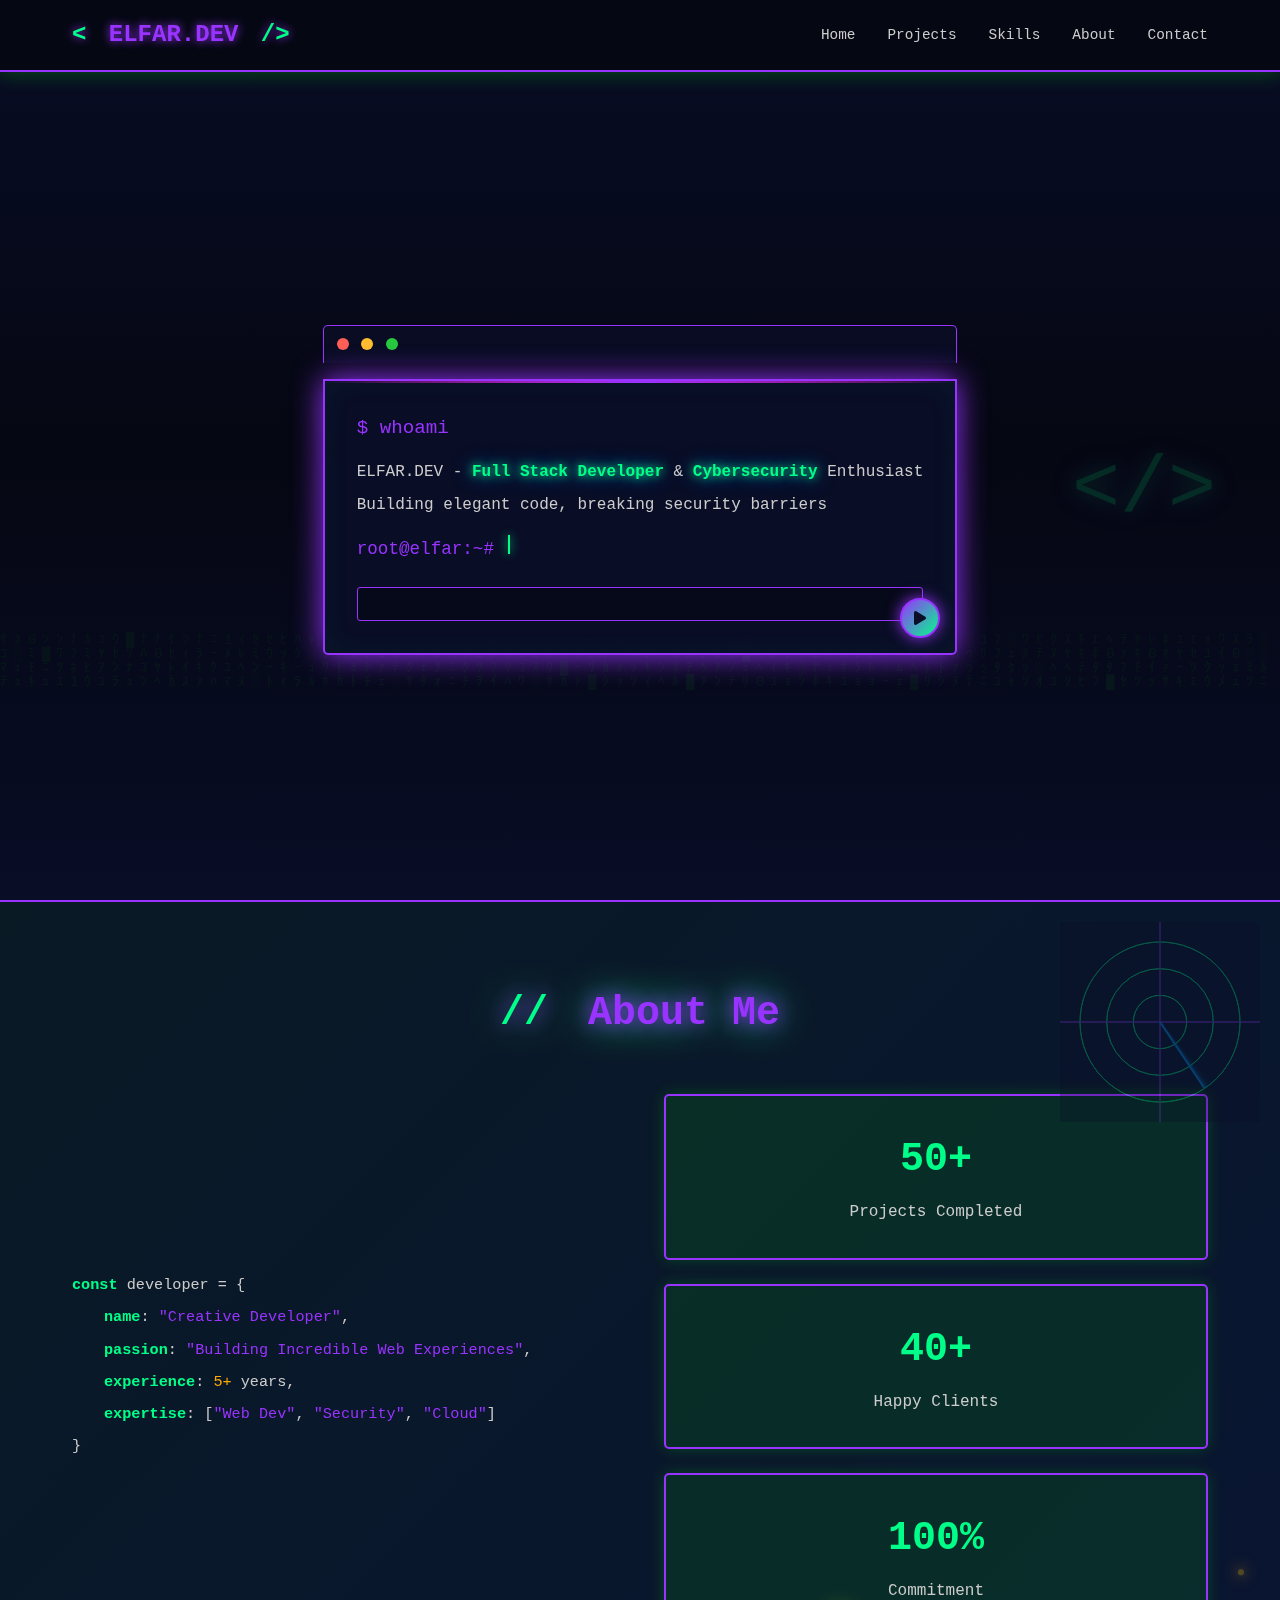
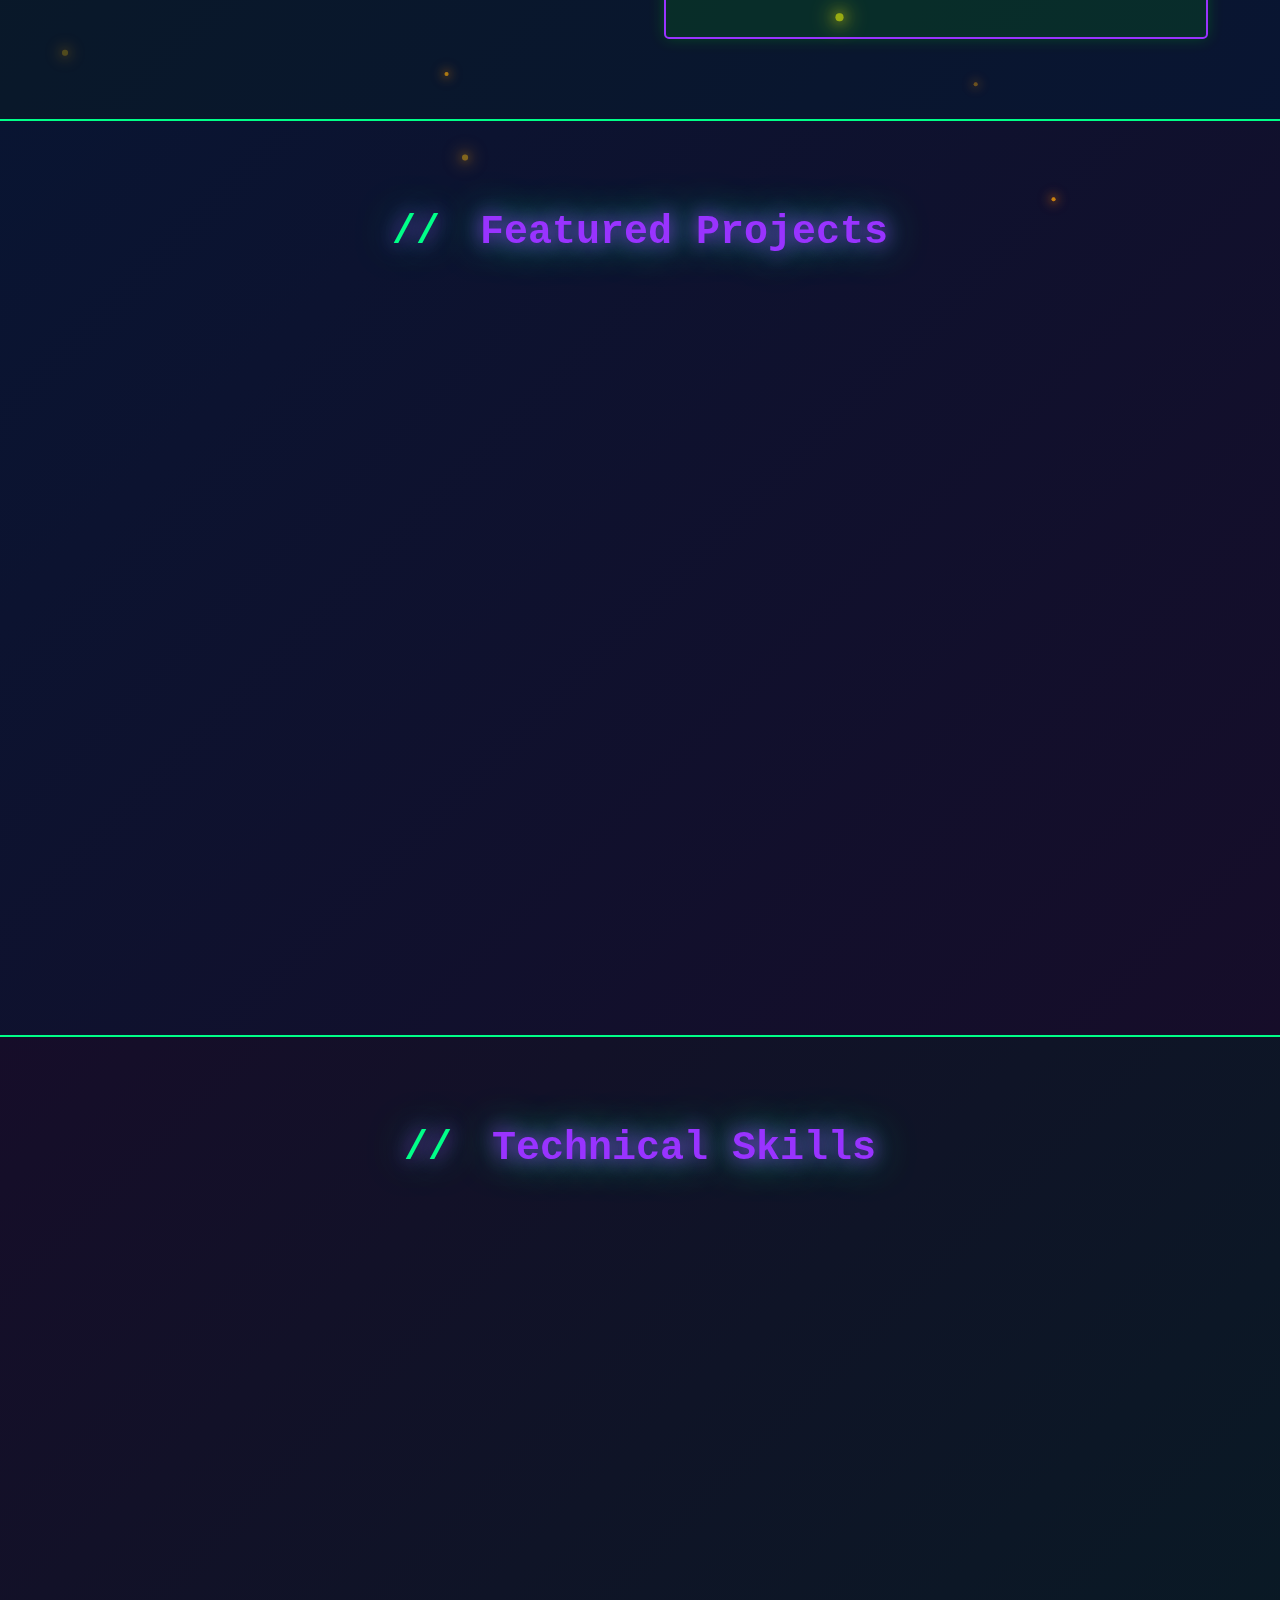
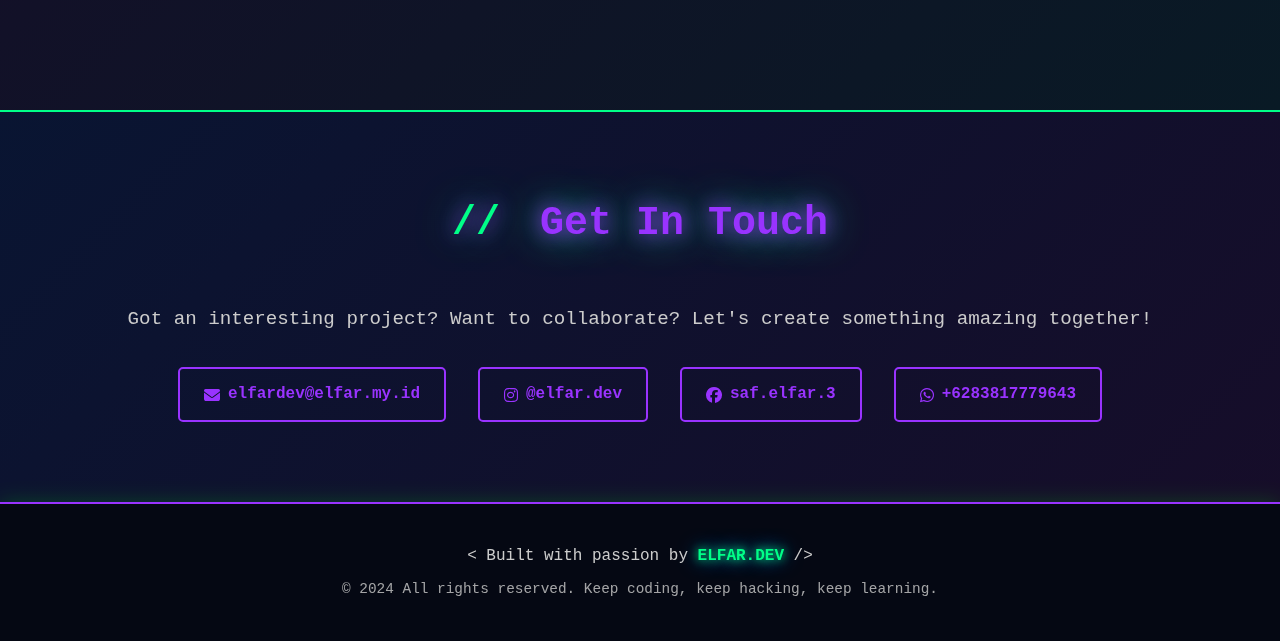
<file: index.html>
<!DOCTYPE html>
<html lang="en">
<head>
    <meta charset="UTF-8">
    <meta name="viewport" content="width=device-width, initial-scale=1.0">
    <title>ELFAR.DEV | Portfolio</title>
    <link rel="stylesheet" href="styles.css">
    <link href="https://cdnjs.cloudflare.com/ajax/libs/font-awesome/6.4.0/css/all.min.css" rel="stylesheet">
</head>
<body>
    <!-- Animated Background -->
    <div class="matrix-bg">
        <canvas id="matrixCanvas"></canvas>
        <div id="fireParticles" class="fire-particles"></div>
    </div>

    <!-- Navigation -->
    <nav class="navbar">
        <div class="nav-container">
            <div class="logo">
                <span class="bracket">&lt;</span>
                <span class="logo-text">ELFAR.DEV</span>
                <span class="bracket">/&gt;</span>
            </div>
            <div class="nav-menu">
                <a href="#home" class="nav-link">Home</a>
                <a href="pages/projects.html" class="nav-link">Projects</a>
                <a href="pages/skills.html" class="nav-link">Skills</a>
                <a href="pages/about.html" class="nav-link">About</a>
                <a href="pages/contact.html" class="nav-link">Contact</a>
            </div>
        </div>
    </nav>

    <!-- Hero Section -->
    <section id="home" class="hero">
        <div class="hero-content">
            <div class="terminal-header">
                <span class="terminal-btn red"></span>
                <span class="terminal-btn yellow"></span>
                <span class="terminal-btn green"></span>
            </div>
            <div class="terminal-content">
                <p class="typing">$ whoami</p>
                <p class="terminal-text">ELFAR.DEV - <span class="highlight">Full Stack Developer</span> & <span class="highlight">Cybersecurity</span> Enthusiast</p>
                <p class="terminal-text">Building elegant code, breaking security barriers</p>
                <p class="typing-cursor">root@elfar:~# <span class="cursor"></span></p>
                <button class="terminal-btn-execute" id="executeBtn" title="Execute">
                    <i class="fas fa-play"></i>
                </button>
                <div class="terminal-output" id="terminalOutput"></div>
            </div>
        </div>
        <div class="floating-code">
            <code>&lt;/&gt;</code>
        </div>
    </section>

    <!-- About Section -->
    <section id="about" class="about">
        <div class="container">
            <h2 class="section-title">
                <span class="title-bracket">//</span> About Me
            </h2>
            <div class="about-content">
                <div class="about-text">
                    <p class="about-line">
                        <span class="code-keyword">const</span> developer = {
                    </p>
                    <p class="about-line indent-1">
                        <span class="code-keyword">name</span>: <span class="code-string">"Creative Developer"</span>,
                    </p>
                    <p class="about-line indent-1">
                        <span class="code-keyword">passion</span>: <span class="code-string">"Building Incredible Web Experiences"</span>,
                    </p>
                    <p class="about-line indent-1">
                        <span class="code-keyword">experience</span>: <span class="code-number">5+</span> years,
                    </p>
                    <p class="about-line indent-1">
                        <span class="code-keyword">expertise</span>: [<span class="code-string">"Web Dev"</span>, <span class="code-string">"Security"</span>, <span class="code-string">"Cloud"</span>]
                    </p>
                    <p class="about-line">}</p>
                </div>
                <div class="about-stats">
                    <div class="stat-box">
                        <h3>50+</h3>
                        <p>Projects Completed</p>
                    </div>
                    <div class="stat-box">
                        <h3>40+</h3>
                        <p>Happy Clients</p>
                    </div>
                    <div class="stat-box">
                        <h3>100%</h3>
                        <p>Commitment</p>
                    </div>
                </div>
            </div>
        </div>
    </section>

    <!-- Projects Section -->
    <section id="projects" class="projects">
        <div class="container">
            <h2 class="section-title">
                <span class="title-bracket">//</span> Featured Projects
            </h2>
            <div class="projects-grid">
                <div class="project-card">
                    <div class="project-header">
                        <h3>Cyber Security Scanner</h3>
                        <span class="project-tag">Security</span>
                    </div>
                    <p>Advanced vulnerability scanner with real-time threat detection and reporting dashboard.</p>
                    <div class="project-tech">
                        <span>Python</span>
                        <span>JavaScript</span>
                        <span>React</span>
                    </div>
                    <a href="#" class="project-link">
                        View Project <i class="fas fa-arrow-right"></i>
                    </a>
                </div>

                <div class="project-card">
                    <div class="project-header">
                        <h3>AI Chat Platform</h3>
                        <span class="project-tag">AI/ML</span>
                    </div>
                    <p>Real-time chat application with AI-powered responses and advanced encryption protocols.</p>
                    <div class="project-tech">
                        <span>Node.js</span>
                        <span>WebSocket</span>
                        <span>AI/ML</span>
                    </div>
                    <a href="#" class="project-link">
                        View Project <i class="fas fa-arrow-right"></i>
                    </a>
                </div>

                <div class="project-card">
                    <div class="project-header">
                        <h3>Blockchain Wallet</h3>
                        <span class="project-tag">Blockchain</span>
                    </div>
                    <p>Secure cryptocurrency wallet with multi-signature support and cold storage integration.</p>
                    <div class="project-tech">
                        <span>Solidity</span>
                        <span>Web3.js</span>
                        <span>Ethereum</span>
                    </div>
                    <a href="#" class="project-link">
                        View Project <i class="fas fa-arrow-right"></i>
                    </a>
                </div>

                <div class="project-card">
                    <div class="project-header">
                        <h3>Cloud Infrastructure</h3>
                        <span class="project-tag">DevOps</span>
                    </div>
                    <p>Automated deployment pipeline with Docker, Kubernetes, and comprehensive monitoring.</p>
                    <div class="project-tech">
                        <span>Docker</span>
                        <span>Kubernetes</span>
                        <span>AWS</span>
                    </div>
                    <a href="#" class="project-link">
                        View Project <i class="fas fa-arrow-right"></i>
                    </a>
                </div>

                <div class="project-card">
                    <div class="project-header">
                        <h3>Database Optimizer</h3>
                        <span class="project-tag">Backend</span>
                    </div>
                    <p>Performance optimization tool for large-scale databases with query analysis and caching.</p>
                    <div class="project-tech">
                        <span>PostgreSQL</span>
                        <span>Redis</span>
                        <span>Go</span>
                    </div>
                    <a href="#" class="project-link">
                        View Project <i class="fas fa-arrow-right"></i>
                    </a>
                </div>

                <div class="project-card">
                    <div class="project-header">
                        <h3>API Gateway</h3>
                        <span class="project-tag">Backend</span>
                    </div>
                    <p>High-performance API gateway with rate limiting, authentication, and load balancing.</p>
                    <div class="project-tech">
                        <span>Node.js</span>
                        <span>Nginx</span>
                        <span>GraphQL</span>
                    </div>
                    <a href="#" class="project-link">
                        View Project <i class="fas fa-arrow-right"></i>
                    </a>
                </div>
            </div>
        </div>
    </section>

    <!-- Skills Section -->
    <section id="skills" class="skills">
        <div class="container">
            <h2 class="section-title">
                <span class="title-bracket">//</span> Technical Skills
            </h2>
            <div class="skills-grid">
                <div class="skill-category">
                    <h3><i class="fas fa-code"></i> Frontend</h3>
                    <div class="skill-items">
                        <div class="skill-item">React</div>
                        <div class="skill-item">Vue.js</div>
                        <div class="skill-item">TypeScript</div>
                        <div class="skill-item">Tailwind CSS</div>
                        <div class="skill-item">WebGL</div>
                    </div>
                </div>

                <div class="skill-category">
                    <h3><i class="fas fa-server"></i> Backend</h3>
                    <div class="skill-items">
                        <div class="skill-item">Node.js</div>
                        <div class="skill-item">Python</div>
                        <div class="skill-item">Go</div>
                        <div class="skill-item">PostgreSQL</div>
                        <div class="skill-item">MongoDB</div>
                    </div>
                </div>

                <div class="skill-category">
                    <h3><i class="fas fa-shield-alt"></i> Security</h3>
                    <div class="skill-items">
                        <div class="skill-item">Cryptography</div>
                        <div class="skill-item">Penetration Testing</div>
                        <div class="skill-item">OAuth/JWT</div>
                        <div class="skill-item">OWASP</div>
                        <div class="skill-item">Web Security</div>
                    </div>
                </div>

                <div class="skill-category">
                    <h3><i class="fas fa-tools"></i> DevOps</h3>
                    <div class="skill-items">
                        <div class="skill-item">Docker</div>
                        <div class="skill-item">Kubernetes</div>
                        <div class="skill-item">AWS/GCP</div>
                        <div class="skill-item">CI/CD</div>
                        <div class="skill-item">Jenkins</div>
                    </div>
                </div>
            </div>
        </div>
    </section>

    <!-- Contact Section -->
    <section id="contact" class="contact">
        <div class="container">
            <h2 class="section-title">
                <span class="title-bracket">//</span> Get In Touch
            </h2>
            <div class="contact-content">
                <div class="contact-info">
                    <p class="contact-text">
                        Got an interesting project? Want to collaborate? Let's create something amazing together!
                    </p>
                    <div class="contact-links">
                        <a href="mailto:elfardev@elfar.my.id" class="contact-link">
                            <i class="fas fa-envelope"></i> elfardev@elfar.my.id
                        </a>
                        <a href="https://instagram.com/elfar.dev" class="contact-link" target="_blank" rel="noopener">
                            <i class="fab fa-instagram"></i> @elfar.dev
                        </a>
                        <a href="https://facebook.com/saf.elfar.3" class="contact-link" target="_blank" rel="noopener">
                            <i class="fab fa-facebook"></i> saf.elfar.3
                        </a>
                        <a href="https://wa.me/6283817779643" class="contact-link" target="_blank" rel="noopener">
                            <i class="fab fa-whatsapp"></i> +6283817779643
                        </a>
                    </div>
                </div>
            </div>
        </div>
    </section>

    <!-- Footer -->
    <footer class="footer">
        <p>&lt; Built with passion by <span class="highlight">ELFAR.DEV</span> /&gt;</p>
        <p class="footer-text">© 2024 All rights reserved. Keep coding, keep hacking, keep learning.</p>
    </footer>

    <script src="script.js"></script>
</body>
</html>
</file>
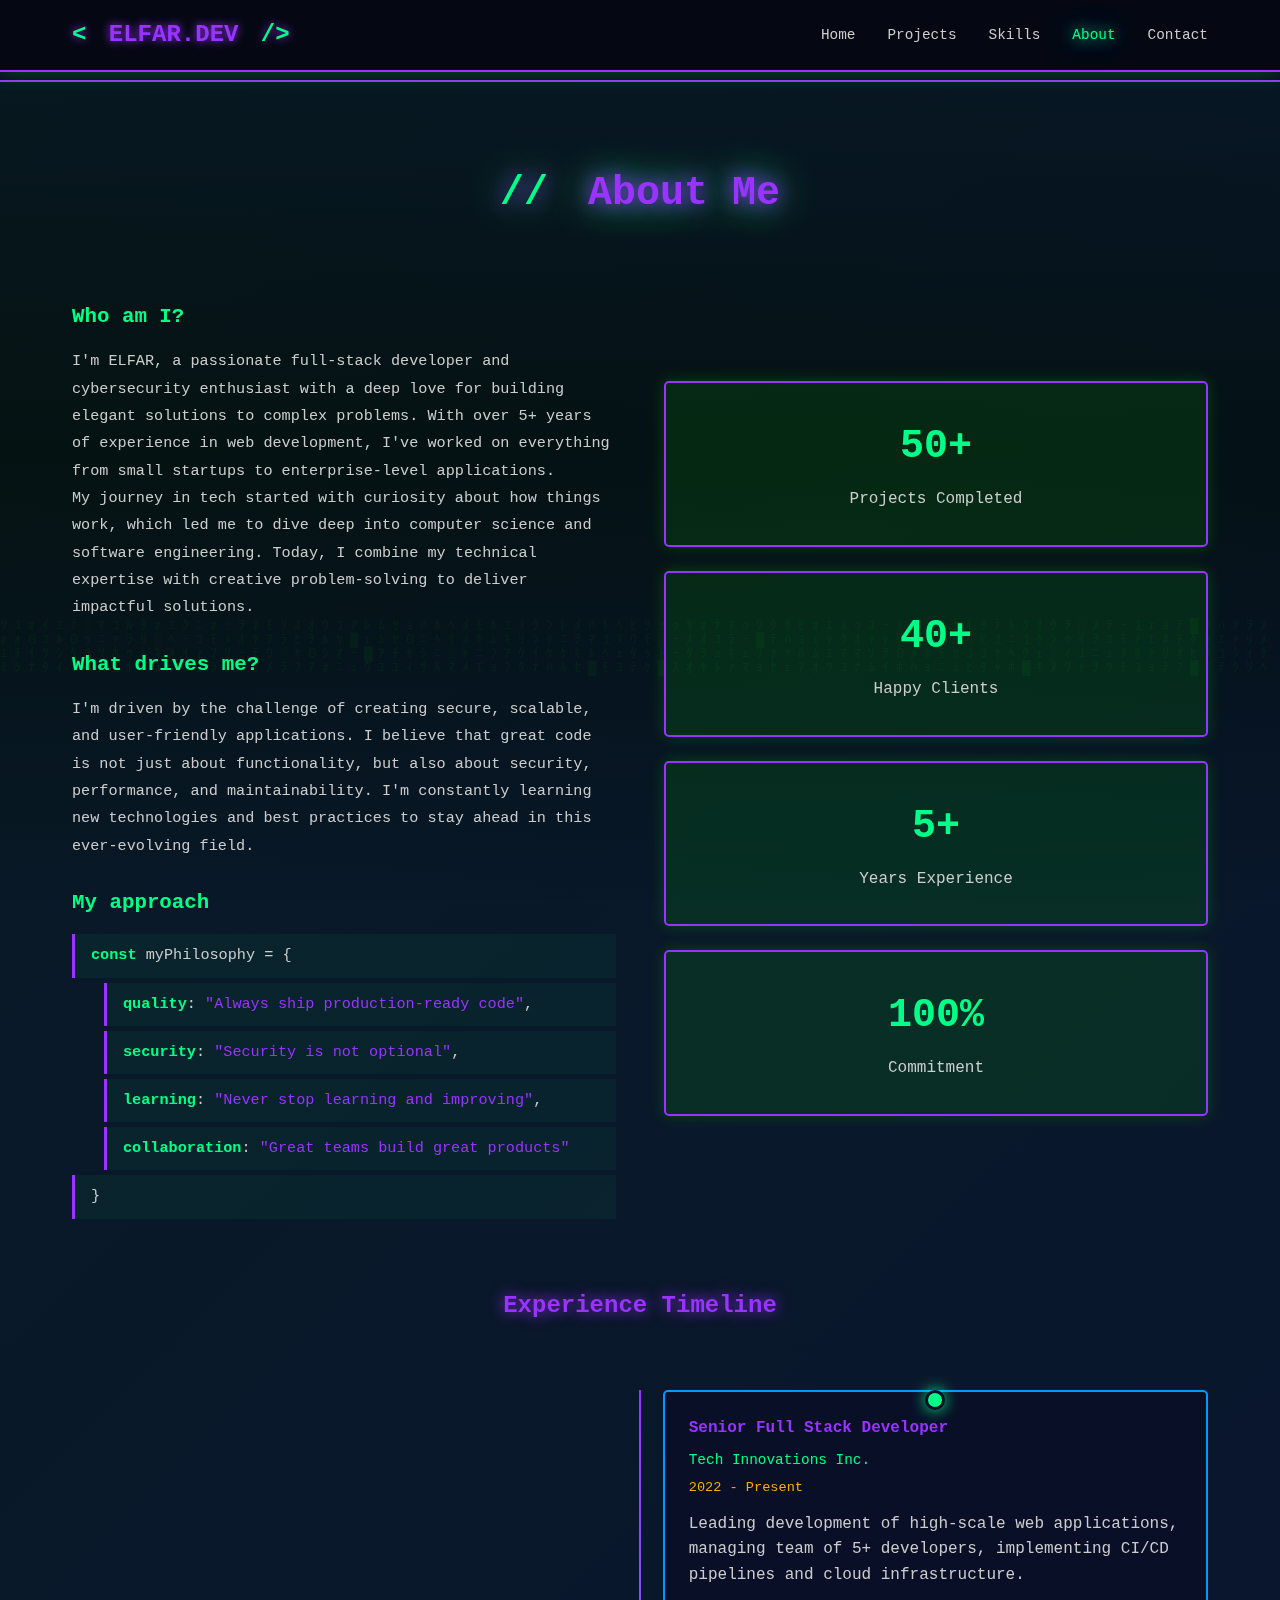
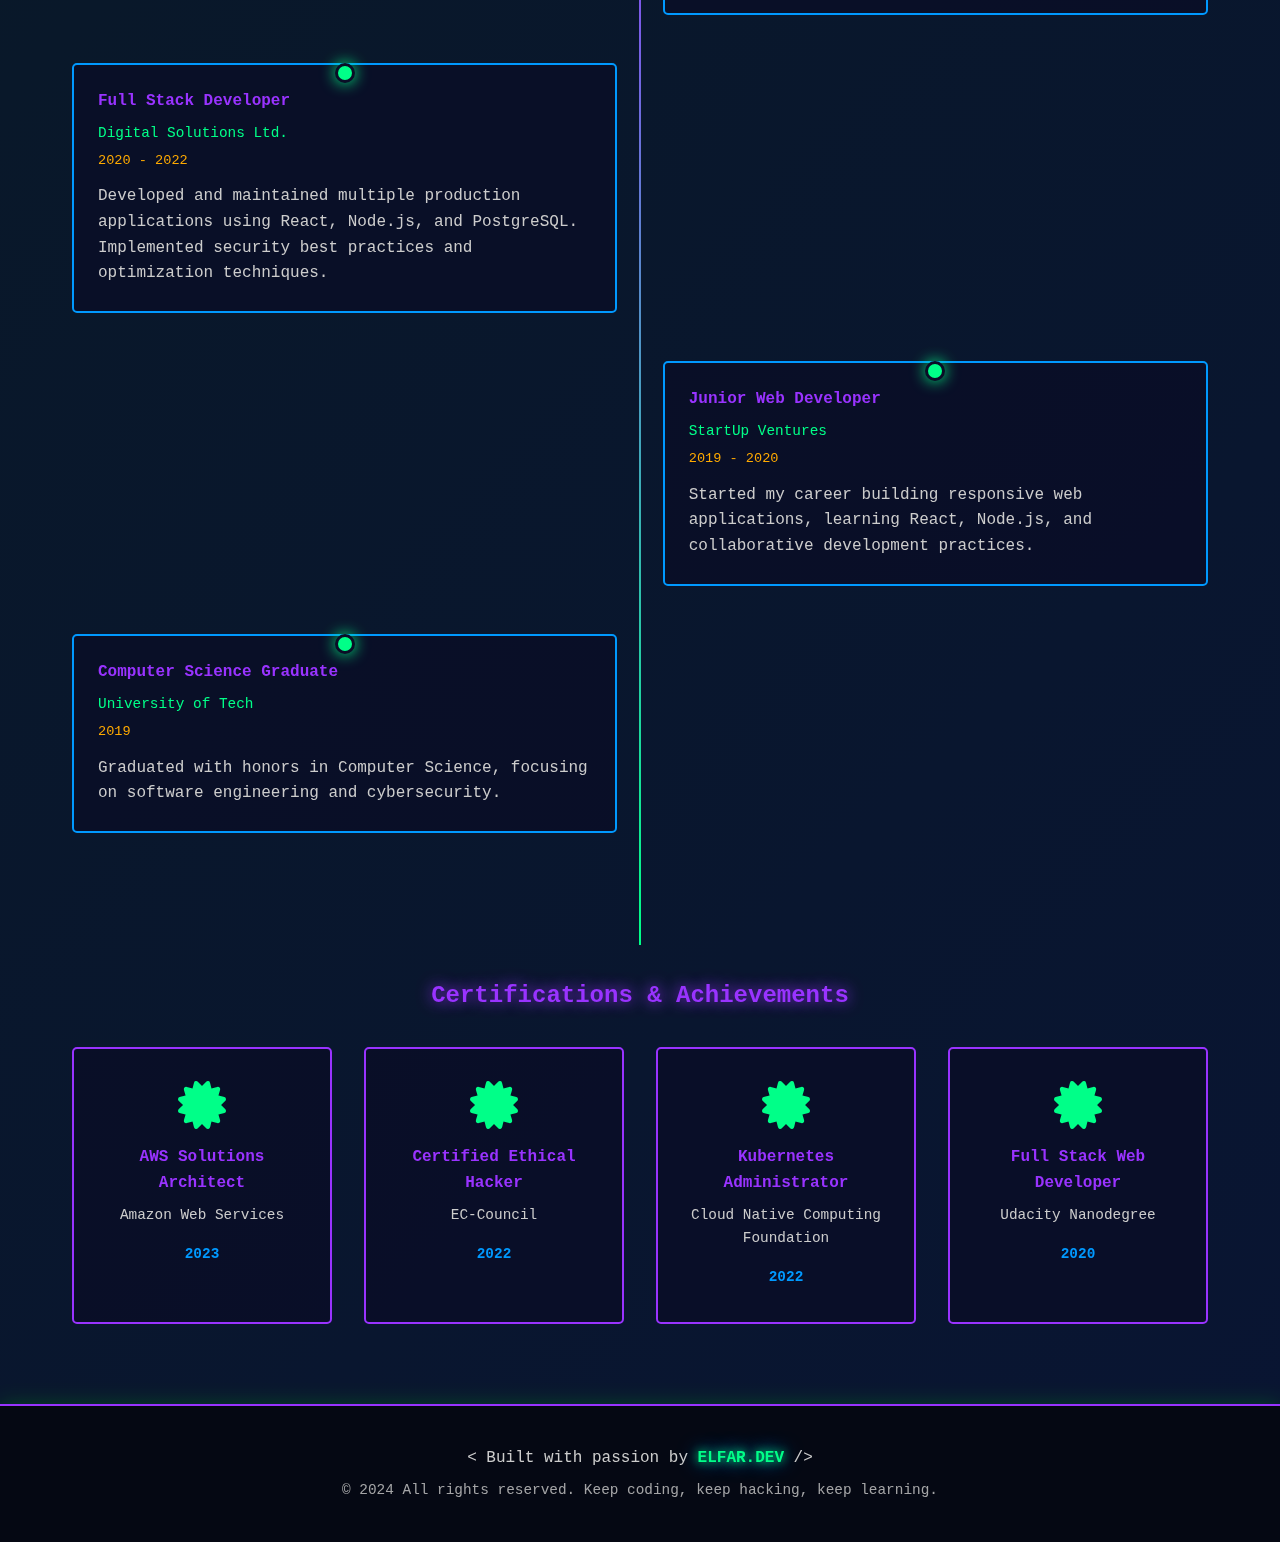
<file: pages/about.html>
<!DOCTYPE html>
<html lang="en">
<head>
    <meta charset="UTF-8">
    <meta name="viewport" content="width=device-width, initial-scale=1.0">
    <title>About | ELFAR.DEV</title>
    <link rel="stylesheet" href="../styles.css">
    <link href="https://cdnjs.cloudflare.com/ajax/libs/font-awesome/6.4.0/css/all.min.css" rel="stylesheet">
</head>
<body>
    <!-- Animated Background -->
    <div class="matrix-bg">
        <canvas id="matrixCanvas"></canvas>
    </div>

    <!-- Navigation -->
    <nav class="navbar">
        <div class="nav-container">
            <div class="logo">
                <span class="bracket">&lt;</span>
                <span class="logo-text">ELFAR.DEV</span>
                <span class="bracket">/&gt;</span>
            </div>
            <div class="nav-menu">
                <a href="../index.html" class="nav-link">Home</a>
                <a href="projects.html" class="nav-link">Projects</a>
                <a href="skills.html" class="nav-link">Skills</a>
                <a href="about.html" class="nav-link active">About</a>
                <a href="contact.html" class="nav-link">Contact</a>
            </div>
        </div>
    </nav>

    <!-- About Section -->
    <section id="about" class="about" style="margin-top: 80px;">
        <div class="container">
            <h2 class="section-title">
                <span class="title-bracket">//</span> About Me
            </h2>

            <!-- About Content -->
            <div class="about-content">
                <div class="about-text">
                    <h3 class="about-subtitle">Who am I?</h3>
                    <p>
                        I'm ELFAR, a passionate full-stack developer and cybersecurity enthusiast with a deep love for building 
                        elegant solutions to complex problems. With over 5+ years of experience in web development, I've worked 
                        on everything from small startups to enterprise-level applications.
                    </p>
                    <p>
                        My journey in tech started with curiosity about how things work, which led me to dive deep into 
                        computer science and software engineering. Today, I combine my technical expertise with creative problem-solving 
                        to deliver impactful solutions.
                    </p>

                    <h3 class="about-subtitle">What drives me?</h3>
                    <p>
                        I'm driven by the challenge of creating secure, scalable, and user-friendly applications. 
                        I believe that great code is not just about functionality, but also about security, performance, 
                        and maintainability. I'm constantly learning new technologies and best practices to stay ahead in this 
                        ever-evolving field.
                    </p>

                    <h3 class="about-subtitle">My approach</h3>
                    <p class="code-block">
                        <span class="code-keyword">const</span> myPhilosophy = {
                    </p>
                    <p class="code-block indent-1">
                        <span class="code-keyword">quality</span>: <span class="code-string">"Always ship production-ready code"</span>,
                    </p>
                    <p class="code-block indent-1">
                        <span class="code-keyword">security</span>: <span class="code-string">"Security is not optional"</span>,
                    </p>
                    <p class="code-block indent-1">
                        <span class="code-keyword">learning</span>: <span class="code-string">"Never stop learning and improving"</span>,
                    </p>
                    <p class="code-block indent-1">
                        <span class="code-keyword">collaboration</span>: <span class="code-string">"Great teams build great products"</span>
                    </p>
                    <p class="code-block">}</p>
                </div>

                <!-- Stats -->
                <div class="about-stats">
                    <div class="stat-box">
                        <h3>50+</h3>
                        <p>Projects Completed</p>
                        <span class="stat-bar"></span>
                    </div>
                    <div class="stat-box">
                        <h3>40+</h3>
                        <p>Happy Clients</p>
                        <span class="stat-bar"></span>
                    </div>
                    <div class="stat-box">
                        <h3>5+</h3>
                        <p>Years Experience</p>
                        <span class="stat-bar"></span>
                    </div>
                    <div class="stat-box">
                        <h3>100%</h3>
                        <p>Commitment</p>
                        <span class="stat-bar"></span>
                    </div>
                </div>
            </div>

            <!-- Experience Timeline -->
            <div class="experience-section">
                <h3 class="section-subtitle">Experience Timeline</h3>
                <div class="timeline">
                    <div class="timeline-item">
                        <div class="timeline-marker"></div>
                        <div class="timeline-content">
                            <h4>Senior Full Stack Developer</h4>
                            <p class="timeline-company">Tech Innovations Inc.</p>
                            <p class="timeline-period">2022 - Present</p>
                            <p>Leading development of high-scale web applications, managing team of 5+ developers, implementing CI/CD pipelines and cloud infrastructure.</p>
                        </div>
                    </div>

                    <div class="timeline-item">
                        <div class="timeline-marker"></div>
                        <div class="timeline-content">
                            <h4>Full Stack Developer</h4>
                            <p class="timeline-company">Digital Solutions Ltd.</p>
                            <p class="timeline-period">2020 - 2022</p>
                            <p>Developed and maintained multiple production applications using React, Node.js, and PostgreSQL. Implemented security best practices and optimization techniques.</p>
                        </div>
                    </div>

                    <div class="timeline-item">
                        <div class="timeline-marker"></div>
                        <div class="timeline-content">
                            <h4>Junior Web Developer</h4>
                            <p class="timeline-company">StartUp Ventures</p>
                            <p class="timeline-period">2019 - 2020</p>
                            <p>Started my career building responsive web applications, learning React, Node.js, and collaborative development practices.</p>
                        </div>
                    </div>

                    <div class="timeline-item">
                        <div class="timeline-marker"></div>
                        <div class="timeline-content">
                            <h4>Computer Science Graduate</h4>
                            <p class="timeline-company">University of Tech</p>
                            <p class="timeline-period">2019</p>
                            <p>Graduated with honors in Computer Science, focusing on software engineering and cybersecurity.</p>
                        </div>
                    </div>
                </div>
            </div>

            <!-- Certifications -->
            <div class="certifications-section">
                <h3 class="section-subtitle">Certifications & Achievements</h3>
                <div class="certifications-grid">
                    <div class="cert-card">
                        <i class="fas fa-certificate"></i>
                        <h4>AWS Solutions Architect</h4>
                        <p>Amazon Web Services</p>
                        <span class="cert-year">2023</span>
                    </div>
                    <div class="cert-card">
                        <i class="fas fa-certificate"></i>
                        <h4>Certified Ethical Hacker</h4>
                        <p>EC-Council</p>
                        <span class="cert-year">2022</span>
                    </div>
                    <div class="cert-card">
                        <i class="fas fa-certificate"></i>
                        <h4>Kubernetes Administrator</h4>
                        <p>Cloud Native Computing Foundation</p>
                        <span class="cert-year">2022</span>
                    </div>
                    <div class="cert-card">
                        <i class="fas fa-certificate"></i>
                        <h4>Full Stack Web Developer</h4>
                        <p>Udacity Nanodegree</p>
                        <span class="cert-year">2020</span>
                    </div>
                </div>
            </div>
        </div>
    </section>

    <!-- Footer -->
    <footer class="footer">
        <p>&lt; Built with passion by <span class="highlight">ELFAR.DEV</span> /&gt;</p>
        <p class="footer-text">© 2024 All rights reserved. Keep coding, keep hacking, keep learning.</p>
    </footer>

    <script src="../script.js"></script>
</body>
</html>
</file>
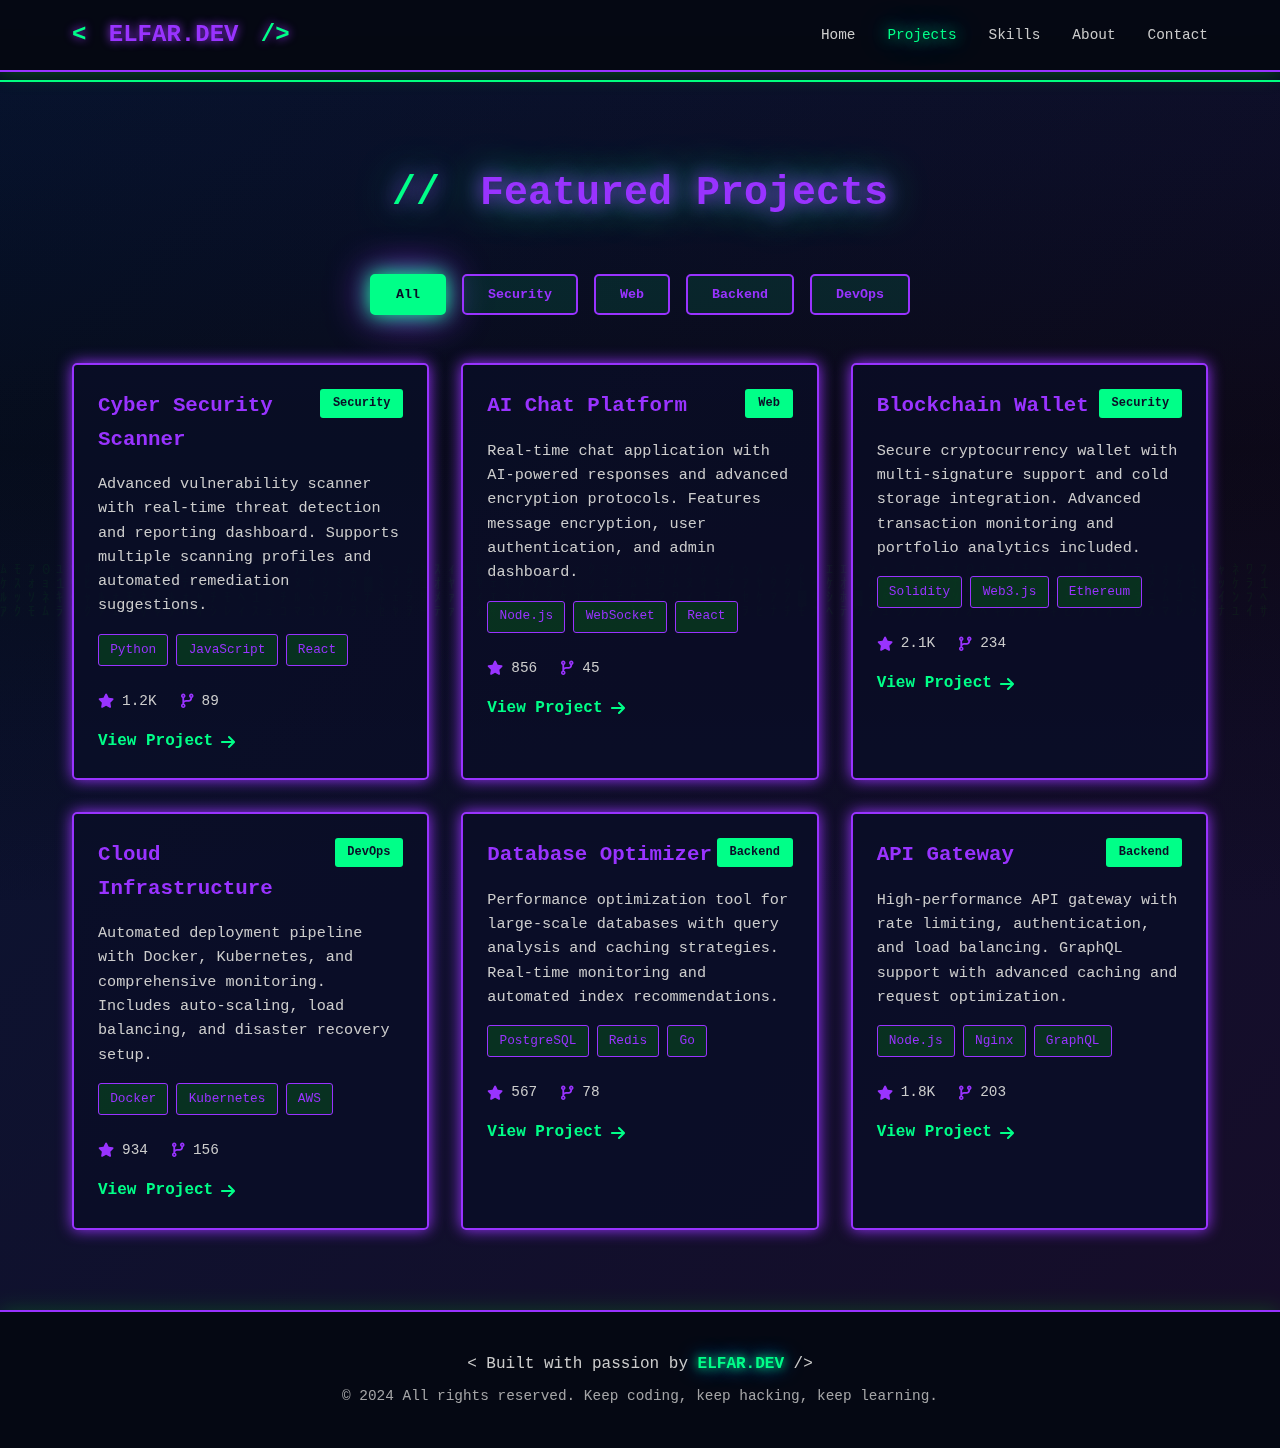
<file: pages/projects.html>
<!DOCTYPE html>
<html lang="en">
<head>
    <meta charset="UTF-8">
    <meta name="viewport" content="width=device-width, initial-scale=1.0">
    <title>Projects | ELFAR.DEV</title>
    <link rel="stylesheet" href="../styles.css">
    <link href="https://cdnjs.cloudflare.com/ajax/libs/font-awesome/6.4.0/css/all.min.css" rel="stylesheet">
</head>
<body>
    <!-- Animated Background -->
    <div class="matrix-bg">
        <canvas id="matrixCanvas"></canvas>
    </div>

    <!-- Navigation -->
    <nav class="navbar">
        <div class="nav-container">
            <div class="logo">
                <span class="bracket">&lt;</span>
                <span class="logo-text">ELFAR.DEV</span>
                <span class="bracket">/&gt;</span>
            </div>
            <div class="nav-menu">
                <a href="../index.html" class="nav-link">Home</a>
                <a href="projects.html" class="nav-link active">Projects</a>
                <a href="skills.html" class="nav-link">Skills</a>
                <a href="about.html" class="nav-link">About</a>
                <a href="contact.html" class="nav-link">Contact</a>
            </div>
        </div>
    </nav>

    <!-- Projects Section -->
    <section id="projects" class="projects" style="margin-top: 80px;">
        <div class="container">
            <h2 class="section-title">
                <span class="title-bracket">//</span> Featured Projects
            </h2>
            
            <div class="projects-filter">
                <button class="filter-btn active" data-filter="all">All</button>
                <button class="filter-btn" data-filter="security">Security</button>
                <button class="filter-btn" data-filter="web">Web</button>
                <button class="filter-btn" data-filter="backend">Backend</button>
                <button class="filter-btn" data-filter="devops">DevOps</button>
            </div>

            <div class="projects-grid">
                <div class="project-card" data-category="security">
                    <div class="project-header">
                        <h3>Cyber Security Scanner</h3>
                        <span class="project-tag">Security</span>
                    </div>
                    <p>Advanced vulnerability scanner with real-time threat detection and reporting dashboard. Supports multiple scanning profiles and automated remediation suggestions.</p>
                    <div class="project-tech">
                        <span>Python</span>
                        <span>JavaScript</span>
                        <span>React</span>
                    </div>
                    <div class="project-stats">
                        <span><i class="fas fa-star"></i> 1.2K</span>
                        <span><i class="fas fa-code-branch"></i> 89</span>
                    </div>
                    <a href="#" class="project-link">
                        View Project <i class="fas fa-arrow-right"></i>
                    </a>
                </div>

                <div class="project-card" data-category="web">
                    <div class="project-header">
                        <h3>AI Chat Platform</h3>
                        <span class="project-tag">Web</span>
                    </div>
                    <p>Real-time chat application with AI-powered responses and advanced encryption protocols. Features message encryption, user authentication, and admin dashboard.</p>
                    <div class="project-tech">
                        <span>Node.js</span>
                        <span>WebSocket</span>
                        <span>React</span>
                    </div>
                    <div class="project-stats">
                        <span><i class="fas fa-star"></i> 856</span>
                        <span><i class="fas fa-code-branch"></i> 45</span>
                    </div>
                    <a href="#" class="project-link">
                        View Project <i class="fas fa-arrow-right"></i>
                    </a>
                </div>

                <div class="project-card" data-category="security">
                    <div class="project-header">
                        <h3>Blockchain Wallet</h3>
                        <span class="project-tag">Security</span>
                    </div>
                    <p>Secure cryptocurrency wallet with multi-signature support and cold storage integration. Advanced transaction monitoring and portfolio analytics included.</p>
                    <div class="project-tech">
                        <span>Solidity</span>
                        <span>Web3.js</span>
                        <span>Ethereum</span>
                    </div>
                    <div class="project-stats">
                        <span><i class="fas fa-star"></i> 2.1K</span>
                        <span><i class="fas fa-code-branch"></i> 234</span>
                    </div>
                    <a href="#" class="project-link">
                        View Project <i class="fas fa-arrow-right"></i>
                    </a>
                </div>

                <div class="project-card" data-category="devops">
                    <div class="project-header">
                        <h3>Cloud Infrastructure</h3>
                        <span class="project-tag">DevOps</span>
                    </div>
                    <p>Automated deployment pipeline with Docker, Kubernetes, and comprehensive monitoring. Includes auto-scaling, load balancing, and disaster recovery setup.</p>
                    <div class="project-tech">
                        <span>Docker</span>
                        <span>Kubernetes</span>
                        <span>AWS</span>
                    </div>
                    <div class="project-stats">
                        <span><i class="fas fa-star"></i> 934</span>
                        <span><i class="fas fa-code-branch"></i> 156</span>
                    </div>
                    <a href="#" class="project-link">
                        View Project <i class="fas fa-arrow-right"></i>
                    </a>
                </div>

                <div class="project-card" data-category="backend">
                    <div class="project-header">
                        <h3>Database Optimizer</h3>
                        <span class="project-tag">Backend</span>
                    </div>
                    <p>Performance optimization tool for large-scale databases with query analysis and caching strategies. Real-time monitoring and automated index recommendations.</p>
                    <div class="project-tech">
                        <span>PostgreSQL</span>
                        <span>Redis</span>
                        <span>Go</span>
                    </div>
                    <div class="project-stats">
                        <span><i class="fas fa-star"></i> 567</span>
                        <span><i class="fas fa-code-branch"></i> 78</span>
                    </div>
                    <a href="#" class="project-link">
                        View Project <i class="fas fa-arrow-right"></i>
                    </a>
                </div>

                <div class="project-card" data-category="backend">
                    <div class="project-header">
                        <h3>API Gateway</h3>
                        <span class="project-tag">Backend</span>
                    </div>
                    <p>High-performance API gateway with rate limiting, authentication, and load balancing. GraphQL support with advanced caching and request optimization.</p>
                    <div class="project-tech">
                        <span>Node.js</span>
                        <span>Nginx</span>
                        <span>GraphQL</span>
                    </div>
                    <div class="project-stats">
                        <span><i class="fas fa-star"></i> 1.8K</span>
                        <span><i class="fas fa-code-branch"></i> 203</span>
                    </div>
                    <a href="#" class="project-link">
                        View Project <i class="fas fa-arrow-right"></i>
                    </a>
                </div>
            </div>
        </div>
    </section>

    <!-- Footer -->
    <footer class="footer">
        <p>&lt; Built with passion by <span class="highlight">ELFAR.DEV</span> /&gt;</p>
        <p class="footer-text">© 2024 All rights reserved. Keep coding, keep hacking, keep learning.</p>
    </footer>

    <script src="../script.js"></script>
    <script>
        // Project Filter
        document.querySelectorAll('.filter-btn').forEach(btn => {
            btn.addEventListener('click', function() {
                const filter = this.dataset.filter;
                
                document.querySelectorAll('.filter-btn').forEach(b => b.classList.remove('active'));
                this.classList.add('active');
                
                document.querySelectorAll('.project-card').forEach(card => {
                    if (filter === 'all' || card.dataset.category === filter) {
                        card.style.display = 'block';
                        setTimeout(() => {
                            card.style.opacity = '1';
                            card.style.transform = 'translateY(0)';
                        }, 10);
                    } else {
                        card.style.opacity = '0';
                        card.style.transform = 'translateY(20px)';
                        setTimeout(() => {
                            card.style.display = 'none';
                        }, 300);
                    }
                });
            });
        });
    </script>
</body>
</html>
</file>
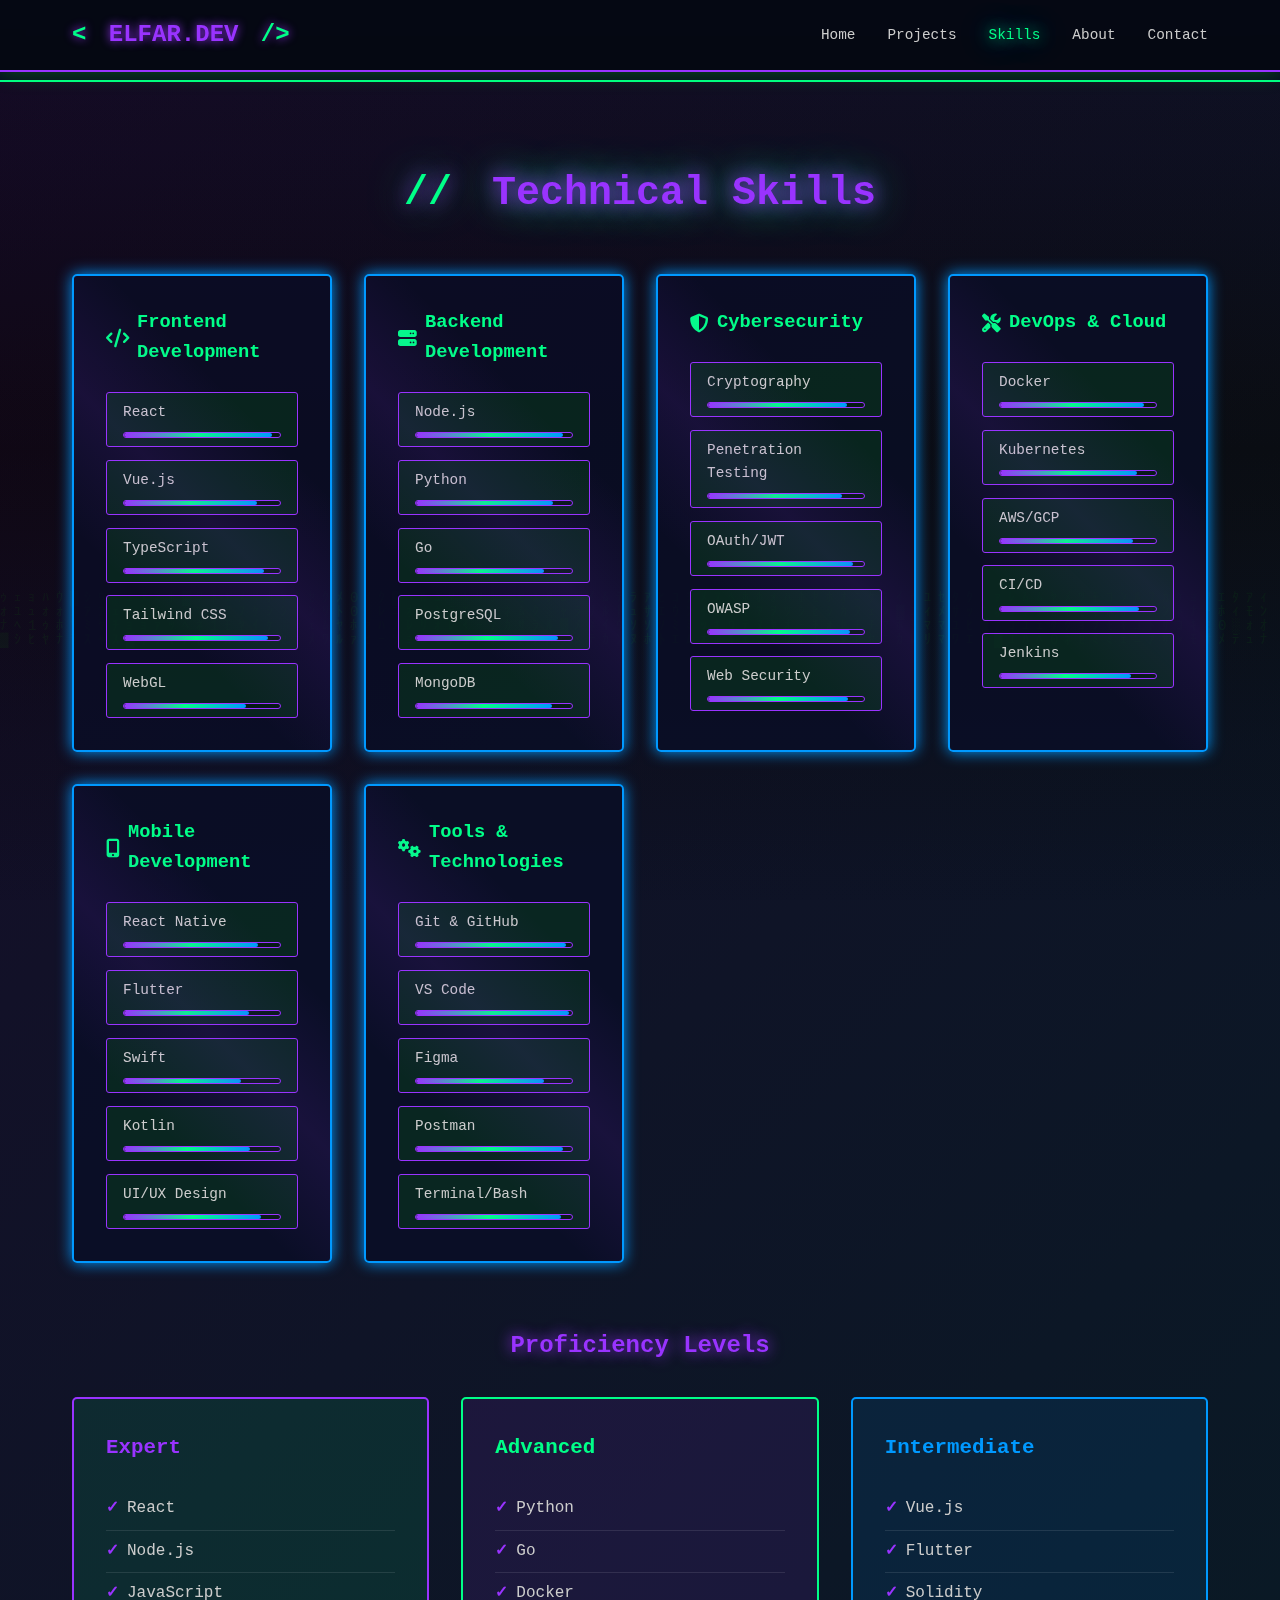
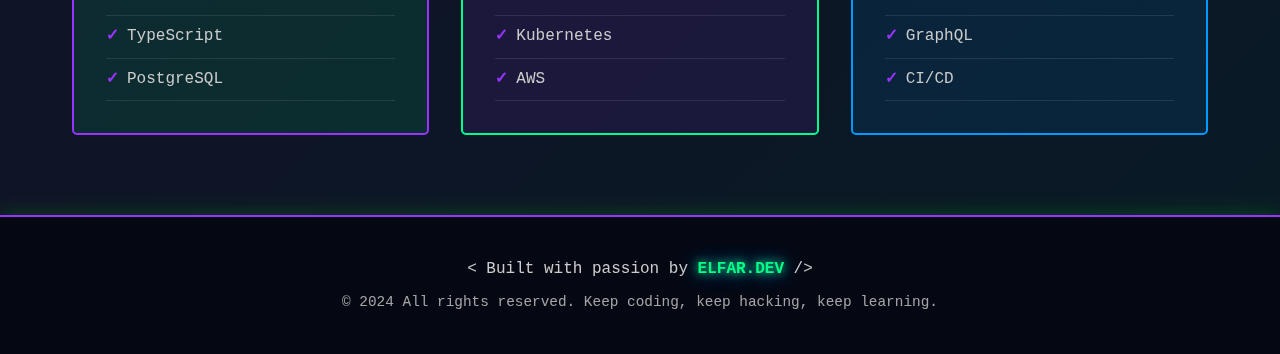
<file: pages/skills.html>
<!DOCTYPE html>
<html lang="en">
<head>
    <meta charset="UTF-8">
    <meta name="viewport" content="width=device-width, initial-scale=1.0">
    <title>Skills | ELFAR.DEV</title>
    <link rel="stylesheet" href="../styles.css">
    <link href="https://cdnjs.cloudflare.com/ajax/libs/font-awesome/6.4.0/css/all.min.css" rel="stylesheet">
</head>
<body>
    <!-- Animated Background -->
    <div class="matrix-bg">
        <canvas id="matrixCanvas"></canvas>
    </div>

    <!-- Navigation -->
    <nav class="navbar">
        <div class="nav-container">
            <div class="logo">
                <span class="bracket">&lt;</span>
                <span class="logo-text">ELFAR.DEV</span>
                <span class="bracket">/&gt;</span>
            </div>
            <div class="nav-menu">
                <a href="../index.html" class="nav-link">Home</a>
                <a href="projects.html" class="nav-link">Projects</a>
                <a href="skills.html" class="nav-link active">Skills</a>
                <a href="about.html" class="nav-link">About</a>
                <a href="contact.html" class="nav-link">Contact</a>
            </div>
        </div>
    </nav>

    <!-- Skills Section -->
    <section id="skills" class="skills" style="margin-top: 80px;">
        <div class="container">
            <h2 class="section-title">
                <span class="title-bracket">//</span> Technical Skills
            </h2>

            <div class="skills-grid">
                <div class="skill-category">
                    <h3><i class="fas fa-code"></i> Frontend Development</h3>
                    <div class="skill-items">
                        <div class="skill-item">
                            <div class="skill-name">React</div>
                            <div class="skill-bar"><div class="skill-progress" style="width: 95%;"></div></div>
                        </div>
                        <div class="skill-item">
                            <div class="skill-name">Vue.js</div>
                            <div class="skill-bar"><div class="skill-progress" style="width: 85%;"></div></div>
                        </div>
                        <div class="skill-item">
                            <div class="skill-name">TypeScript</div>
                            <div class="skill-bar"><div class="skill-progress" style="width: 90%;"></div></div>
                        </div>
                        <div class="skill-item">
                            <div class="skill-name">Tailwind CSS</div>
                            <div class="skill-bar"><div class="skill-progress" style="width: 92%;"></div></div>
                        </div>
                        <div class="skill-item">
                            <div class="skill-name">WebGL</div>
                            <div class="skill-bar"><div class="skill-progress" style="width: 78%;"></div></div>
                        </div>
                    </div>
                </div>

                <div class="skill-category">
                    <h3><i class="fas fa-server"></i> Backend Development</h3>
                    <div class="skill-items">
                        <div class="skill-item">
                            <div class="skill-name">Node.js</div>
                            <div class="skill-bar"><div class="skill-progress" style="width: 94%;"></div></div>
                        </div>
                        <div class="skill-item">
                            <div class="skill-name">Python</div>
                            <div class="skill-bar"><div class="skill-progress" style="width: 88%;"></div></div>
                        </div>
                        <div class="skill-item">
                            <div class="skill-name">Go</div>
                            <div class="skill-bar"><div class="skill-progress" style="width: 82%;"></div></div>
                        </div>
                        <div class="skill-item">
                            <div class="skill-name">PostgreSQL</div>
                            <div class="skill-bar"><div class="skill-progress" style="width: 91%;"></div></div>
                        </div>
                        <div class="skill-item">
                            <div class="skill-name">MongoDB</div>
                            <div class="skill-bar"><div class="skill-progress" style="width: 87%;"></div></div>
                        </div>
                    </div>
                </div>

                <div class="skill-category">
                    <h3><i class="fas fa-shield-alt"></i> Cybersecurity</h3>
                    <div class="skill-items">
                        <div class="skill-item">
                            <div class="skill-name">Cryptography</div>
                            <div class="skill-bar"><div class="skill-progress" style="width: 89%;"></div></div>
                        </div>
                        <div class="skill-item">
                            <div class="skill-name">Penetration Testing</div>
                            <div class="skill-bar"><div class="skill-progress" style="width: 86%;"></div></div>
                        </div>
                        <div class="skill-item">
                            <div class="skill-name">OAuth/JWT</div>
                            <div class="skill-bar"><div class="skill-progress" style="width: 93%;"></div></div>
                        </div>
                        <div class="skill-item">
                            <div class="skill-name">OWASP</div>
                            <div class="skill-bar"><div class="skill-progress" style="width: 91%;"></div></div>
                        </div>
                        <div class="skill-item">
                            <div class="skill-name">Web Security</div>
                            <div class="skill-bar"><div class="skill-progress" style="width: 90%;"></div></div>
                        </div>
                    </div>
                </div>

                <div class="skill-category">
                    <h3><i class="fas fa-tools"></i> DevOps & Cloud</h3>
                    <div class="skill-items">
                        <div class="skill-item">
                            <div class="skill-name">Docker</div>
                            <div class="skill-bar"><div class="skill-progress" style="width: 92%;"></div></div>
                        </div>
                        <div class="skill-item">
                            <div class="skill-name">Kubernetes</div>
                            <div class="skill-bar"><div class="skill-progress" style="width: 88%;"></div></div>
                        </div>
                        <div class="skill-item">
                            <div class="skill-name">AWS/GCP</div>
                            <div class="skill-bar"><div class="skill-progress" style="width: 85%;"></div></div>
                        </div>
                        <div class="skill-item">
                            <div class="skill-name">CI/CD</div>
                            <div class="skill-bar"><div class="skill-progress" style="width: 89%;"></div></div>
                        </div>
                        <div class="skill-item">
                            <div class="skill-name">Jenkins</div>
                            <div class="skill-bar"><div class="skill-progress" style="width: 84%;"></div></div>
                        </div>
                    </div>
                </div>

                <div class="skill-category">
                    <h3><i class="fas fa-mobile-alt"></i> Mobile Development</h3>
                    <div class="skill-items">
                        <div class="skill-item">
                            <div class="skill-name">React Native</div>
                            <div class="skill-bar"><div class="skill-progress" style="width: 86%;"></div></div>
                        </div>
                        <div class="skill-item">
                            <div class="skill-name">Flutter</div>
                            <div class="skill-bar"><div class="skill-progress" style="width: 80%;"></div></div>
                        </div>
                        <div class="skill-item">
                            <div class="skill-name">Swift</div>
                            <div class="skill-bar"><div class="skill-progress" style="width: 75%;"></div></div>
                        </div>
                        <div class="skill-item">
                            <div class="skill-name">Kotlin</div>
                            <div class="skill-bar"><div class="skill-progress" style="width: 81%;"></div></div>
                        </div>
                        <div class="skill-item">
                            <div class="skill-name">UI/UX Design</div>
                            <div class="skill-bar"><div class="skill-progress" style="width: 88%;"></div></div>
                        </div>
                    </div>
                </div>

                <div class="skill-category">
                    <h3><i class="fas fa-cogs"></i> Tools & Technologies</h3>
                    <div class="skill-items">
                        <div class="skill-item">
                            <div class="skill-name">Git & GitHub</div>
                            <div class="skill-bar"><div class="skill-progress" style="width: 96%;"></div></div>
                        </div>
                        <div class="skill-item">
                            <div class="skill-name">VS Code</div>
                            <div class="skill-bar"><div class="skill-progress" style="width: 98%;"></div></div>
                        </div>
                        <div class="skill-item">
                            <div class="skill-name">Figma</div>
                            <div class="skill-bar"><div class="skill-progress" style="width: 82%;"></div></div>
                        </div>
                        <div class="skill-item">
                            <div class="skill-name">Postman</div>
                            <div class="skill-bar"><div class="skill-progress" style="width: 94%;"></div></div>
                        </div>
                        <div class="skill-item">
                            <div class="skill-name">Terminal/Bash</div>
                            <div class="skill-bar"><div class="skill-progress" style="width: 93%;"></div></div>
                        </div>
                    </div>
                </div>
            </div>

            <!-- Proficiency Levels -->
            <div class="proficiency-section">
                <h3 class="section-subtitle">Proficiency Levels</h3>
                <div class="proficiency-grid">
                    <div class="proficiency-card expert">
                        <h4>Expert</h4>
                        <ul>
                            <li>React</li>
                            <li>Node.js</li>
                            <li>JavaScript</li>
                            <li>TypeScript</li>
                            <li>PostgreSQL</li>
                        </ul>
                    </div>
                    <div class="proficiency-card advanced">
                        <h4>Advanced</h4>
                        <ul>
                            <li>Python</li>
                            <li>Go</li>
                            <li>Docker</li>
                            <li>Kubernetes</li>
                            <li>AWS</li>
                        </ul>
                    </div>
                    <div class="proficiency-card intermediate">
                        <h4>Intermediate</h4>
                        <ul>
                            <li>Vue.js</li>
                            <li>Flutter</li>
                            <li>Solidity</li>
                            <li>GraphQL</li>
                            <li>CI/CD</li>
                        </ul>
                    </div>
                </div>
            </div>
        </div>
    </section>

    <!-- Footer -->
    <footer class="footer">
        <p>&lt; Built with passion by <span class="highlight">ELFAR.DEV</span> /&gt;</p>
        <p class="footer-text">© 2024 All rights reserved. Keep coding, keep hacking, keep learning.</p>
    </footer>

    <script src="../script.js"></script>
</body>
</html>
</file>
<file: styles.css>
* {
    margin: 0;
    padding: 0;
    box-sizing: border-box;
}

:root {
    --primary: #9933ff;
    --secondary: #00ff88;
    --tertiary: #0099ff;
    --dark: #0a0e27;
    --darker: #050812;
    --text: #9933ff;
    --text-light: #cccccc;
    --accent: #00ff88;
    --success: #9933ff;
    --warning: #ffaa00;
    --error: #ff0055;
}

html {
    scroll-behavior: smooth;
}

body {
    font-family: 'Courier New', Courier, monospace;
    background-color: var(--dark);
    color: var(--text-light);
    overflow-x: hidden;
    line-height: 1.6;
}

/* Matrix Background Animation */
.matrix-bg {
    position: fixed;
    top: 0;
    left: 0;
    width: 100%;
    height: 100%;
    z-index: -1;
    background: linear-gradient(to bottom, #0a0e27 0%, #050812 50%, #0a0e27 100%);
}

#matrixCanvas {
    display: block;
    opacity: 0.05;
}

/* Fire Particles */
.fire-particles {
    position: fixed;
    top: 0;
    left: 0;
    width: 100%;
    height: 100%;
    z-index: 5;
    pointer-events: none;
    overflow: hidden;
}

.fire-particle {
    position: fixed;
    border-radius: 50%;
    pointer-events: none;
}

.fire-particle-small {
    width: 4px;
    height: 4px;
    background: radial-gradient(circle, #ff9500, #ff4500);
    box-shadow: 0 0 8px #ff9500, 0 0 15px #ff4500, inset 0 0 4px #ffbb00;
    filter: drop-shadow(0 0 6px rgba(255, 149, 0, 0.8));
}

.fire-particle-medium {
    width: 6px;
    height: 6px;
    background: radial-gradient(circle, #ffaa00, #ff6b00);
    box-shadow: 0 0 10px #ffaa00, 0 0 20px #ff6b00, inset 0 0 5px #ffdd00;
    filter: drop-shadow(0 0 8px rgba(255, 170, 0, 0.9));
}

.fire-particle-large {
    width: 8px;
    height: 8px;
    background: radial-gradient(circle, #ffdd00, #ffaa00);
    box-shadow: 0 0 12px #ffdd00, 0 0 25px #ffaa00, inset 0 0 6px #ffff00;
    filter: drop-shadow(0 0 10px rgba(255, 221, 0, 1));
}

/* Navigation */
.navbar {
    position: fixed;
    top: 0;
    left: 0;
    right: 0;
    background: rgba(5, 8, 18, 0.95);
    backdrop-filter: blur(10px);
    border-bottom: 2px solid var(--primary);
    z-index: 1000;
    padding: 1rem 0;
    box-shadow: 0 0 20px rgba(0, 255, 0, 0.3);
}

.nav-container {
    max-width: 1200px;
    margin: 0 auto;
    padding: 0 2rem;
    display: flex;
    justify-content: space-between;
    align-items: center;
}

.logo {
    font-size: 1.5rem;
    font-weight: bold;
    color: var(--primary);
    text-shadow: 0 0 10px var(--primary);
}

.logo-text {
    margin: 0 0.5rem;
}

.bracket {
    color: var(--secondary);
    animation: glitch-color 6s infinite;
}

.nav-menu {
    display: flex;
    gap: 2rem;
}

.nav-link {
    color: var(--text-light);
    text-decoration: none;
    font-size: 0.9rem;
    transition: all 0.3s;
    position: relative;
}

.nav-link:hover {
    color: var(--secondary);
    text-shadow: 0 0 15px var(--secondary), 0 0 30px var(--tertiary);
    animation: cyber-flicker 0.15s infinite;
}

.nav-link::after {
    content: '';
    position: absolute;
    bottom: -5px;
    left: 0;
    width: 0;
    height: 2px;
    background: var(--primary);
    transition: width 0.3s;
}

.nav-link:hover::after {
    width: 100%;
}

/* Hero Section */
.hero {
    margin-top: 80px;
    min-height: calc(100vh - 80px);
    display: flex;
    align-items: center;
    justify-content: center;
    position: relative;
    overflow: hidden;
}

.hero-content {
    text-align: center;
    z-index: 1;
    max-width: 900px;
    margin: 0 2rem;
}

.terminal-header {
    display: flex;
    gap: 0.8rem;
    margin-bottom: 1rem;
    justify-content: flex-start;
    padding: 0.8rem;
    background: rgba(10, 14, 39, 0.8);
    border-radius: 5px 5px 0 0;
    border: 1px solid var(--primary);
    border-bottom: none;
}

.terminal-btn {
    width: 12px;
    height: 12px;
    border-radius: 50%;
}

.terminal-btn.red {
    background: #ff5f56;
}

.terminal-btn.yellow {
    background: #ffbd2e;
}

.terminal-btn.green {
    background: #27c93f;
}

.terminal-content {
    background: rgba(10, 14, 39, 0.95);
    border: 2px solid var(--primary);
    border-radius: 0 0 5px 5px;
    padding: 2rem;
    text-align: left;
    box-shadow: 0 0 30px var(--primary), inset 0 0 30px rgba(0, 255, 136, 0.05);
    position: relative;
    overflow: hidden;
}

.terminal-content::before {
    content: '';
    position: absolute;
    top: 0;
    left: 0;
    right: 0;
    height: 2px;
    background: linear-gradient(90deg, transparent, #ff0055, transparent);
    animation: scanlines 3s linear infinite;
}

.typing {
    color: var(--primary);
    font-size: 1.2rem;
    margin-bottom: 1rem;
    animation: typewriter 2s steps(20) 1;
}

.terminal-text {
    color: var(--text-light);
    margin: 0.5rem 0;
    font-size: 1rem;
}

.highlight {
    color: var(--secondary);
    text-shadow: 0 0 10px var(--secondary), 0 0 20px var(--tertiary);
    font-weight: bold;
    animation: neon-glow 3s ease-in-out infinite;
}

.typing-cursor {
    color: var(--primary);
    font-size: 1.1rem;
    margin-top: 1rem;
}

.cursor {
    display: inline-block;
    width: 2px;
    height: 1.2rem;
    background: var(--secondary);
    animation: blink 0.7s infinite, neon-glow 2s ease-in-out infinite;
    margin-left: 0.2rem;
    box-shadow: 0 0 10px var(--secondary);
}

/* Terminal Execute Button */
.terminal-btn-execute {
    position: absolute;
    bottom: 15px;
    right: 15px;
    width: 40px;
    height: 40px;
    background: linear-gradient(135deg, var(--primary), var(--secondary));
    border: 2px solid var(--primary);
    border-radius: 50%;
    color: var(--dark);
    cursor: pointer;
    display: flex;
    align-items: center;
    justify-content: center;
    font-size: 1rem;
    transition: all 0.3s;
    box-shadow: 0 0 15px var(--primary);
    z-index: 10;
}

.terminal-btn-execute:hover {
    transform: scale(1.1);
    box-shadow: 0 0 25px var(--primary), 0 0 40px var(--secondary);
}

.terminal-btn-execute:active {
    transform: scale(0.95);
}

/* Terminal Output */
.terminal-output {
    margin-top: 1.5rem;
    max-height: 200px;
    overflow-y: auto;
    border: 1px solid var(--primary);
    padding: 1rem;
    background: rgba(0, 0, 0, 0.3);
    border-radius: 3px;
}

.terminal-output p {
    color: var(--primary);
    font-size: 0.9rem;
    margin: 0.3rem 0;
    animation: dataFlow 0.5s ease-in-out;
}

.terminal-output .error {
    color: #ff0055;
}

.terminal-output .success {
    color: var(--secondary);
}

.terminal-output .warning {
    color: #ffaa00;
}

.floating-code {
    position: absolute;
    right: 5%;
    top: 50%;
    transform: translateY(-50%);
    font-size: 5rem;
    color: var(--secondary);
    opacity: 0.15;
    animation: float 6s ease-in-out infinite, neon-glow 4s ease-in-out infinite;
    text-shadow: 0 0 20px var(--secondary), 0 0 40px var(--primary);
}

/* Animations */
@keyframes typewriter {
    from {
        width: 0;
    }
    to {
        width: 100%;
    }
}

@keyframes blink {
    0%, 49% {
        background: var(--primary);
    }
    50%, 100% {
        background: transparent;
    }
}

@keyframes float {
    0%, 100% {
        transform: translateY(-50%) translateX(0);
    }
    50% {
        transform: translateY(-50%) translateX(20px);
    }
}

@keyframes scanlines {
    0% {
        transform: translateY(-100%);
    }
    100% {
        transform: translateY(100vh);
    }
}

@keyframes glitch-skew {
    0% {
        clip-path: polygon(0 20%, 100% 0, 100% 100%, 0 80%);
    }
    20% {
        clip-path: polygon(0 33%, 100% 0, 100% 100%, 0 66%);
    }
    40% {
        clip-path: polygon(0 44%, 100% 0, 100% 100%, 0 56%);
    }
    60% {
        clip-path: polygon(0 55%, 100% 0, 100% 100%, 0 45%);
    }
    80% {
        clip-path: polygon(0 70%, 100% 0, 100% 100%, 0 30%);
    }
    100% {
        clip-path: polygon(0 20%, 100% 0, 100% 100%, 0 80%);
    }
}

@keyframes cyber-pulse {
    0% {
        box-shadow: 0 0 10px var(--primary), inset 0 0 10px var(--primary);
    }
    50% {
        box-shadow: 0 0 30px var(--secondary), inset 0 0 30px var(--secondary);
    }
    100% {
        box-shadow: 0 0 10px var(--primary), inset 0 0 10px var(--primary);
    }
}

@keyframes data-stream {
    0% {
        transform: translateY(-100%);
        opacity: 0;
    }
    10% {
        opacity: 1;
    }
    90% {
        opacity: 1;
    }
    100% {
        transform: translateY(100%);
        opacity: 0;
    }
}

@keyframes neon-glow {
    0%, 100% {
        text-shadow: 0 0 10px var(--primary), 0 0 20px var(--secondary);
    }
    50% {
        text-shadow: 0 0 20px var(--secondary), 0 0 40px var(--tertiary);
    }
}

@keyframes glitch-color {
    0% {
        color: var(--primary);
    }
    25% {
        color: var(--secondary);
    }
    50% {
        color: var(--tertiary);
    }
    75% {
        color: var(--primary);
    }
    100% {
        color: var(--primary);
    }
}

@keyframes cyber-flicker {
    0%, 18%, 22%, 25%, 54%, 56%, 100% {
        opacity: 1;
    }
    19%, 24%, 55% {
        opacity: 0.4;
    }
}

@keyframes circuit-flow {
    0% {
        background-position: 0% 0%;
    }
    100% {
        background-position: 100% 100%;
    }
}

/* Sections */
.container {
    max-width: 1200px;
    margin: 0 auto;
    padding: 0 2rem;
}

section {
    padding: 5rem 0;
    position: relative;
}

.section-title {
    font-size: 2.5rem;
    color: var(--primary);
    margin-bottom: 3rem;
    text-align: center;
    text-shadow: 0 0 20px var(--primary), 0 0 40px var(--secondary);
    position: relative;
    animation: neon-glow 4s ease-in-out infinite;
}

.title-bracket {
    color: var(--secondary);
    margin-right: 1rem;
    animation: glitch-color 5s infinite;
}

/* About Section */
.about {
    background: linear-gradient(135deg, rgba(0, 255, 0, 0.05) 0%, rgba(0, 153, 255, 0.05) 100%);
    border-top: 2px solid var(--primary);
}

.about-content {
    display: grid;
    grid-template-columns: 1fr 1fr;
    gap: 3rem;
    align-items: center;
}

.about-text {
    font-size: 0.95rem;
    line-height: 1.8;
}

.about-line {
    color: var(--text-light);
    margin: 0.3rem 0;
}

.about-line.indent-1 {
    margin-left: 2rem;
}

.code-keyword {
    color: var(--secondary);
    font-weight: bold;
}

.code-string {
    color: var(--primary);
}

.code-number {
    color: var(--warning);
}

.about-stats {
    display: grid;
    grid-template-columns: 1fr;
    gap: 1.5rem;
}

.stat-box {
    background: rgba(0, 255, 0, 0.1);
    border: 2px solid var(--primary);
    padding: 2rem;
    text-align: center;
    border-radius: 5px;
    transition: all 0.3s;
    box-shadow: 0 0 15px rgba(0, 255, 0, 0.2);
}

.stat-box:hover {
    transform: translateY(-5px);
    box-shadow: 0 0 25px rgba(0, 255, 0, 0.4);
}

.stat-box h3 {
    font-size: 2.5rem;
    color: var(--secondary);
    margin-bottom: 0.5rem;
}

.stat-box p {
    color: var(--text-light);
}

/* Projects Section */
.projects {
    background: linear-gradient(135deg, rgba(0, 153, 255, 0.05) 0%, rgba(255, 0, 85, 0.05) 100%);
    border-top: 2px solid var(--secondary);
}

.projects-grid {
    display: grid;
    grid-template-columns: repeat(auto-fit, minmax(320px, 1fr));
    gap: 2rem;
}

.project-card {
    background: rgba(10, 14, 39, 0.8);
    border: 2px solid var(--primary);
    padding: 1.5rem;
    border-radius: 5px;
    transition: all 0.3s;
    box-shadow: 0 0 15px var(--primary);
    position: relative;
    overflow: hidden;
}

.project-card::before {
    content: '';
    position: absolute;
    top: 0;
    left: -100%;
    width: 100%;
    height: 100%;
    background: linear-gradient(90deg, transparent, rgba(0, 255, 0, 0.1), transparent);
    transition: left 0.5s;
}

.project-card:hover::before {
    left: 100%;
}

.project-card:hover {
    transform: translateY(-10px);
    box-shadow: 0 0 30px var(--secondary), 0 0 60px var(--tertiary);
    border-color: var(--secondary);
    animation: cyber-pulse 1s ease-in-out;
}

.project-header {
    display: flex;
    justify-content: space-between;
    align-items: start;
    margin-bottom: 1rem;
}

.project-card h3 {
    color: var(--primary);
    font-size: 1.3rem;
    flex: 1;
}

.project-tag {
    background: var(--secondary);
    color: var(--dark);
    padding: 0.3rem 0.8rem;
    border-radius: 3px;
    font-size: 0.75rem;
    font-weight: bold;
    white-space: nowrap;
}

.project-card p {
    color: var(--text-light);
    margin-bottom: 1rem;
    font-size: 0.95rem;
}

.project-tech {
    display: flex;
    flex-wrap: wrap;
    gap: 0.5rem;
    margin-bottom: 1.5rem;
}

.project-tech span {
    background: rgba(0, 255, 0, 0.15);
    color: var(--primary);
    padding: 0.3rem 0.7rem;
    border-radius: 3px;
    font-size: 0.8rem;
    border: 1px solid var(--primary);
}

.project-link {
    display: inline-flex;
    align-items: center;
    gap: 0.5rem;
    color: var(--secondary);
    text-decoration: none;
    font-weight: bold;
    transition: all 0.3s;
}

.project-link:hover {
    color: var(--primary);
    transform: translateX(5px);
}

/* Skills Section */
.skills {
    background: linear-gradient(135deg, rgba(255, 0, 85, 0.05) 0%, rgba(0, 255, 0, 0.05) 100%);
    border-top: 2px solid var(--accent);
}

.skills-grid {
    display: grid;
    grid-template-columns: repeat(auto-fit, minmax(250px, 1fr));
    gap: 2rem;
}

/* Multi-Page Styles */

/* Active Navigation Link */
.nav-link.active {
    color: var(--secondary) !important;
    text-shadow: 0 0 15px var(--secondary), 0 0 30px var(--tertiary) !important;
}

/* Projects Filter */
.projects-filter {
    display: flex;
    justify-content: center;
    gap: 1rem;
    margin-bottom: 3rem;
    flex-wrap: wrap;
}

.filter-btn {
    background: rgba(0, 255, 136, 0.1);
    color: var(--primary);
    border: 2px solid var(--primary);
    padding: 0.7rem 1.5rem;
    border-radius: 5px;
    cursor: pointer;
    font-family: 'Courier New', Courier, monospace;
    transition: all 0.3s;
    font-weight: bold;
}

.filter-btn:hover {
    background: rgba(0, 255, 136, 0.2);
    box-shadow: 0 0 15px var(--primary);
    transform: translateY(-2px);
}

.filter-btn.active {
    background: var(--secondary);
    color: var(--dark);
    border-color: var(--secondary);
    box-shadow: 0 0 20px var(--secondary), 0 0 40px var(--primary);
}

/* Project Stats */
.project-stats {
    display: flex;
    gap: 1.5rem;
    margin: 1rem 0;
    font-size: 0.9rem;
    color: var(--text-light);
}

.project-stats span {
    display: flex;
    align-items: center;
    gap: 0.5rem;
}

.project-stats i {
    color: var(--primary);
}

/* Skill Progress Bars */
.skill-item {
    display: flex;
    flex-direction: column;
    gap: 0.5rem;
}

.skill-name {
    color: var(--text-light);
    font-size: 0.9rem;
}

.skill-bar {
    height: 6px;
    background: rgba(0, 0, 0, 0.3);
    border-radius: 3px;
    overflow: hidden;
    border: 1px solid var(--primary);
}

.skill-progress {
    height: 100%;
    background: linear-gradient(90deg, var(--primary), var(--secondary), var(--tertiary));
    border-radius: 3px;
    animation: progressFill 2s ease-out forwards;
}

@keyframes progressFill {
    from {
        width: 0;
    }
}

.skill-items {
    display: flex;
    flex-direction: column;
    gap: 1rem;
}

/* About Page Styles */
.about-subtitle {
    color: var(--secondary);
    margin-top: 1.5rem;
    margin-bottom: 0.8rem;
    font-size: 1.3rem;
}

.code-block {
    background: rgba(0, 255, 136, 0.05);
    color: var(--text-light);
    padding: 0.5rem 1rem;
    margin: 0.3rem 0;
    border-left: 3px solid var(--primary);
    font-family: 'Courier New', Courier, monospace;
}

.indent-1 {
    margin-left: 2rem;
}

/* Timeline */
.experience-section {
    margin-top: 4rem;
}

.section-subtitle {
    color: var(--primary);
    font-size: 1.5rem;
    margin-bottom: 2rem;
    text-align: center;
    text-shadow: 0 0 15px var(--primary);
}

.timeline {
    position: relative;
    padding: 2rem 0;
}

.timeline::before {
    content: '';
    position: absolute;
    left: 50%;
    transform: translateX(-50%);
    width: 2px;
    height: 100%;
    background: linear-gradient(to bottom, var(--primary), var(--secondary));
}

.timeline-item {
    margin-bottom: 3rem;
    display: flex;
    gap: 2rem;
    position: relative;
}

.timeline-item:nth-child(odd) {
    flex-direction: row-reverse;
    margin-left: auto;
    margin-right: 0;
    width: 48%;
}

.timeline-item:nth-child(even) {
    margin-left: 0;
    margin-right: auto;
    width: 48%;
}

.timeline-marker {
    width: 20px;
    height: 20px;
    background: var(--secondary);
    border: 3px solid var(--dark);
    border-radius: 50%;
    position: absolute;
    left: 50%;
    transform: translateX(-50%);
    top: 0;
    box-shadow: 0 0 15px var(--secondary);
    z-index: 1;
}

.timeline-content {
    background: rgba(10, 14, 39, 0.8);
    border: 2px solid var(--tertiary);
    padding: 1.5rem;
    border-radius: 5px;
    transition: all 0.3s;
}

.timeline-content:hover {
    transform: translateY(-5px);
    box-shadow: 0 0 25px var(--tertiary);
    border-color: var(--primary);
}

.timeline-content h4 {
    color: var(--primary);
    margin-bottom: 0.5rem;
}

.timeline-company {
    color: var(--secondary);
    font-size: 0.9rem;
    margin-bottom: 0.3rem;
}

.timeline-period {
    color: var(--warning);
    font-size: 0.85rem;
    margin-bottom: 0.8rem;
}

/* Certifications */
.certifications-section {
    margin-top: 4rem;
}

.certifications-grid {
    display: grid;
    grid-template-columns: repeat(auto-fit, minmax(250px, 1fr));
    gap: 2rem;
}

.cert-card {
    background: rgba(10, 14, 39, 0.8);
    border: 2px solid var(--primary);
    padding: 2rem;
    border-radius: 5px;
    text-align: center;
    transition: all 0.3s;
}

.cert-card:hover {
    transform: scale(1.05);
    box-shadow: 0 0 30px var(--primary);
    border-color: var(--secondary);
}

.cert-card i {
    font-size: 3rem;
    color: var(--secondary);
    margin-bottom: 1rem;
}

.cert-card h4 {
    color: var(--primary);
    margin-bottom: 0.5rem;
}

.cert-card p {
    color: var(--text-light);
    font-size: 0.9rem;
    margin-bottom: 1rem;
}

.cert-year {
    display: block;
    color: var(--tertiary);
    font-weight: bold;
    font-size: 0.9rem;
}

/* Contact Form */
.contact-wrapper {
    display: grid;
    grid-template-columns: 1fr 1fr;
    gap: 3rem;
    margin-bottom: 3rem;
}

.contact-subtitle {
    color: var(--secondary);
    font-size: 1.3rem;
    margin-bottom: 1.5rem;
}

.contact-form {
    display: flex;
    flex-direction: column;
    gap: 1.5rem;
}

.form-group {
    display: flex;
    flex-direction: column;
    gap: 0.5rem;
}

.form-group label {
    color: var(--primary);
    font-weight: bold;
    font-size: 0.9rem;
}

.form-group input,
.form-group textarea {
    background: rgba(0, 0, 0, 0.3);
    border: 2px solid var(--primary);
    color: var(--text-light);
    padding: 0.8rem;
    border-radius: 5px;
    font-family: 'Courier New', Courier, monospace;
    transition: all 0.3s;
}

.form-group input:focus,
.form-group textarea:focus {
    outline: none;
    border-color: var(--secondary);
    box-shadow: 0 0 15px var(--secondary);
    background: rgba(153, 51, 255, 0.1);
}

.submit-btn {
    background: linear-gradient(135deg, var(--primary), var(--secondary));
    color: var(--dark);
    border: none;
    padding: 1rem;
    border-radius: 5px;
    font-weight: bold;
    cursor: pointer;
    transition: all 0.3s;
    display: flex;
    align-items: center;
    justify-content: center;
    gap: 0.5rem;
    font-family: 'Courier New', Courier, monospace;
}

.submit-btn:hover {
    transform: translateY(-3px);
    box-shadow: 0 0 25px var(--secondary), 0 0 50px var(--primary);
}

.submit-btn:disabled {
    opacity: 0.7;
    cursor: not-allowed;
}

/* Form Info */
.form-info {
    background: rgba(153, 51, 255, 0.1);
    border-left: 3px solid var(--primary);
    padding: 1rem;
    border-radius: 3px;
    color: var(--text-light);
    font-size: 0.95rem;
    margin-bottom: 1.5rem;
    line-height: 1.6;
}

/* Contact Info */
.contact-info-section {
    display: flex;
    flex-direction: column;
    gap: 2rem;
}

.contact-info-item {
    display: flex;
    gap: 1rem;
    padding: 1.5rem;
    background: rgba(0, 255, 136, 0.05);
    border: 2px solid var(--primary);
    border-radius: 5px;
    transition: all 0.3s;
}

.contact-info-item:hover {
    background: rgba(0, 255, 136, 0.1);
    transform: translateX(10px);
    box-shadow: 0 0 15px var(--primary);
}

.contact-info-item i {
    font-size: 1.5rem;
    color: var(--secondary);
    width: 40px;
    text-align: center;
}

.contact-info-item h4 {
    color: var(--primary);
    margin-bottom: 0.5rem;
}

.contact-info-item a {
    color: var(--tertiary);
    text-decoration: none;
    transition: all 0.3s;
}

.contact-info-item a:hover {
    color: var(--primary);
    text-shadow: 0 0 10px var(--primary);
}

/* Social Links */
.social-links {
    margin-top: 2rem;
}

.social-links h4 {
    color: var(--primary);
    margin-bottom: 1rem;
}

.social-icons {
    display: flex;
    gap: 1rem;
    flex-wrap: wrap;
}

.social-link {
    width: 50px;
    height: 50px;
    display: flex;
    align-items: center;
    justify-content: center;
    background: rgba(0, 255, 136, 0.1);
    border: 2px solid var(--primary);
    border-radius: 50%;
    color: var(--primary);
    transition: all 0.3s;
    text-decoration: none;
}

.social-link:hover {
    background: var(--secondary);
    border-color: var(--secondary);
    color: var(--dark);
    transform: rotate(15deg) scale(1.1);
    box-shadow: 0 0 20px var(--secondary);
}

/* Response Status */
.response-time {
    margin-top: 2rem;
    padding: 1.5rem;
    background: rgba(0, 255, 136, 0.05);
    border: 2px solid var(--primary);
    border-radius: 5px;
    text-align: center;
}

.response-status {
    display: flex;
    align-items: center;
    justify-content: center;
    gap: 0.8rem;
}

.status-dot {
    width: 12px;
    height: 12px;
    background: var(--primary);
    border-radius: 50%;
    animation: pulse 2s infinite;
    box-shadow: 0 0 10px var(--primary);
}

@keyframes pulse {
    0%, 100% {
        transform: scale(1);
    }
    50% {
        transform: scale(1.2);
    }
}

/* Quick Contact Section */
.quick-contact-section {
    text-align: center;
    margin-top: 3rem;
}

.quick-links-grid {
    display: grid;
    grid-template-columns: repeat(auto-fit, minmax(200px, 1fr));
    gap: 2rem;
    margin-top: 2rem;
}

.quick-link {
    display: flex;
    flex-direction: column;
    align-items: center;
    gap: 0.8rem;
    padding: 1.5rem;
    background: rgba(0, 255, 136, 0.05);
    border: 2px solid var(--primary);
    border-radius: 5px;
    text-decoration: none;
    color: var(--text-light);
    transition: all 0.3s;
}

.quick-link:hover {
    background: rgba(0, 255, 136, 0.15);
    transform: translateY(-10px);
    box-shadow: 0 0 25px var(--primary);
    border-color: var(--secondary);
}

.quick-link i {
    font-size: 2rem;
    color: var(--secondary);
}

.quick-link span {
    font-weight: bold;
    color: var(--primary);
}

/* Proficiency Levels */
.proficiency-section {
    margin-top: 4rem;
}

.proficiency-grid {
    display: grid;
    grid-template-columns: repeat(auto-fit, minmax(250px, 1fr));
    gap: 2rem;
}

.proficiency-card {
    padding: 2rem;
    border-radius: 5px;
    transition: all 0.3s;
}

.proficiency-card.expert {
    background: rgba(0, 255, 136, 0.1);
    border: 2px solid var(--primary);
}

.proficiency-card.advanced {
    background: rgba(153, 51, 255, 0.1);
    border: 2px solid var(--secondary);
}

.proficiency-card.intermediate {
    background: rgba(0, 153, 255, 0.1);
    border: 2px solid var(--tertiary);
}

.proficiency-card:hover {
    transform: translateY(-10px);
    box-shadow: 0 0 30px currentColor;
}

.proficiency-card h4 {
    margin-bottom: 1.5rem;
    font-size: 1.3rem;
}

.proficiency-card.expert h4 {
    color: var(--primary);
}

.proficiency-card.advanced h4 {
    color: var(--secondary);
}

.proficiency-card.intermediate h4 {
    color: var(--tertiary);
}

.proficiency-card ul {
    list-style: none;
}

.proficiency-card li {
    color: var(--text-light);
    padding: 0.5rem 0;
    border-bottom: 1px solid rgba(255, 255, 255, 0.1);
    display: flex;
    align-items: center;
    gap: 0.5rem;
}

.proficiency-card li:before {
    content: '✓';
    color: var(--primary);
    font-weight: bold;
}

/* Responsive Multi-Page */
@media (max-width: 768px) {
    .contact-wrapper {
        grid-template-columns: 1fr;
    }

    .timeline-item {
        width: 100% !important;
        flex-direction: column !important;
    }

    .timeline::before {
        left: 20px;
    }

    .timeline-marker {
        left: 20px;
    }

    .timeline-content {
        margin-left: 50px;
    }
}
.skill-category {
    background: rgba(10, 14, 39, 0.8);
    border: 2px solid var(--tertiary);
    padding: 2rem;
    border-radius: 5px;
    transition: all 0.3s;
    box-shadow: 0 0 15px var(--tertiary);
    position: relative;
}

.skill-category::after {
    content: '';
    position: absolute;
    top: 0;
    left: 0;
    right: 0;
    bottom: 0;
    background: linear-gradient(45deg, transparent 30%, rgba(153, 51, 255, 0.1) 50%, transparent 70%);
    animation: circuit-flow 3s linear infinite;
    pointer-events: none;
}

.skill-category:hover {
    transform: translateY(-10px);
    box-shadow: 0 0 30px var(--secondary), 0 0 50px var(--tertiary);
    border-color: var(--secondary);
    animation: cyber-flicker 0.15s infinite;
}

.skill-category h3 {
    color: var(--secondary);
    margin-bottom: 1.5rem;
    display: flex;
    align-items: center;
    gap: 0.5rem;
}

.skill-items {
    display: flex;
    flex-wrap: wrap;
    gap: 0.8rem;
}

.skill-item {
    background: rgba(0, 255, 0, 0.1);
    color: var(--primary);
    padding: 0.5rem 1rem;
    border-radius: 3px;
    font-size: 0.9rem;
    border: 1px solid var(--primary);
    transition: all 0.3s;
    cursor: default;
}

.skill-item:hover {
    background: rgba(0, 255, 0, 0.25);
    box-shadow: 0 0 10px rgba(0, 255, 0, 0.5);
    transform: scale(1.05);
}

/* Contact Section */
.contact {
    background: linear-gradient(135deg, rgba(0, 153, 255, 0.05) 0%, rgba(255, 0, 85, 0.05) 100%);
    border-top: 2px solid var(--secondary);
}

.contact-content {
    text-align: center;
}

.contact-text {
    font-size: 1.2rem;
    color: var(--text-light);
    margin-bottom: 2rem;
}

.contact-links {
    display: flex;
    justify-content: center;
    gap: 2rem;
    flex-wrap: wrap;
}

.contact-link {
    display: flex;
    align-items: center;
    gap: 0.5rem;
    color: var(--primary);
    text-decoration: none;
    padding: 0.8rem 1.5rem;
    border: 2px solid var(--primary);
    border-radius: 5px;
    transition: all 0.3s;
    font-weight: bold;
    position: relative;
    overflow: hidden;
}

.contact-link::before {
    content: '';
    position: absolute;
    top: 0;
    left: -100%;
    width: 100%;
    height: 100%;
    background: linear-gradient(90deg, transparent, var(--secondary), transparent);
    transition: left 0.5s;
}

.contact-link:hover {
    background: var(--secondary);
    color: var(--dark);
    box-shadow: 0 0 20px var(--secondary), 0 0 40px var(--primary);
    transform: translateY(-3px);
    border-color: var(--primary);
}

.contact-link:hover::before {
    left: 100%;
}

/* Footer */
.footer {
    background: rgba(5, 8, 18, 0.95);
    border-top: 2px solid var(--primary);
    padding: 2rem;
    text-align: center;
    box-shadow: 0 0 20px rgba(0, 255, 0, 0.2);
}

.footer p {
    color: var(--text-light);
    margin: 0.5rem 0;
}

.footer-text {
    font-size: 0.9rem;
    opacity: 0.8;
}

/* Responsive Design */
@media (max-width: 768px) {
    .nav-menu {
        gap: 1rem;
    }

    .nav-link {
        font-size: 0.8rem;
    }

    .section-title {
        font-size: 1.8rem;
    }

    .hero {
        margin-top: 70px;
    }

    .about-content {
        grid-template-columns: 1fr;
    }

    .about-stats {
        grid-template-columns: repeat(auto-fit, minmax(150px, 1fr));
    }

    .terminal-content {
        padding: 1.5rem;
    }

    .typing {
        font-size: 1rem;
    }

    .floating-code {
        font-size: 3rem;
        right: 2%;
    }

    .contact-links {
        flex-direction: column;
        align-items: center;
    }

    .contact-link {
        width: 100%;
        justify-content: center;
    }
}

@media (max-width: 480px) {
    .nav-container {
        flex-direction: column;
        gap: 1rem;
    }

    .nav-menu {
        flex-wrap: wrap;
        justify-content: center;
        gap: 0.8rem;
    }

    .section-title {
        font-size: 1.5rem;
    }

    .projects-grid {
        grid-template-columns: 1fr;
    }

    .skills-grid {
        grid-template-columns: 1fr;
    }
}
</file>
